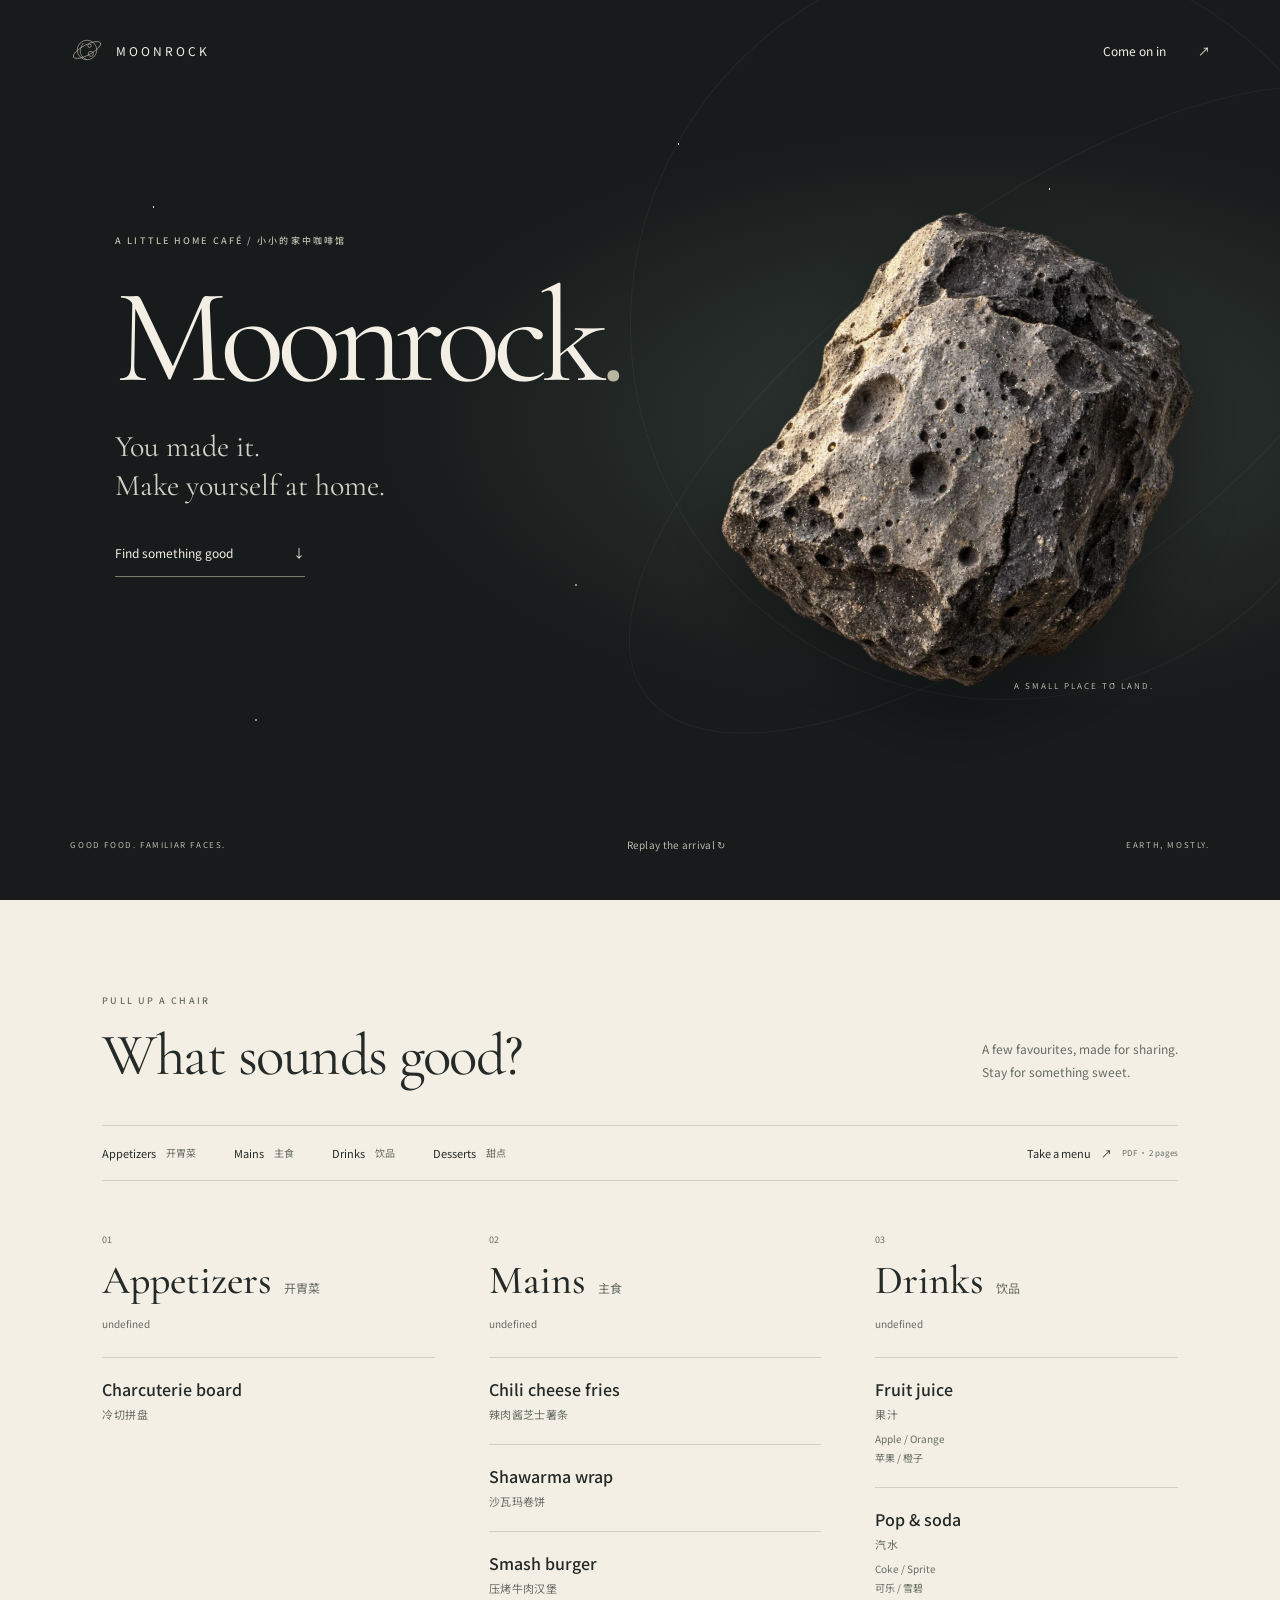
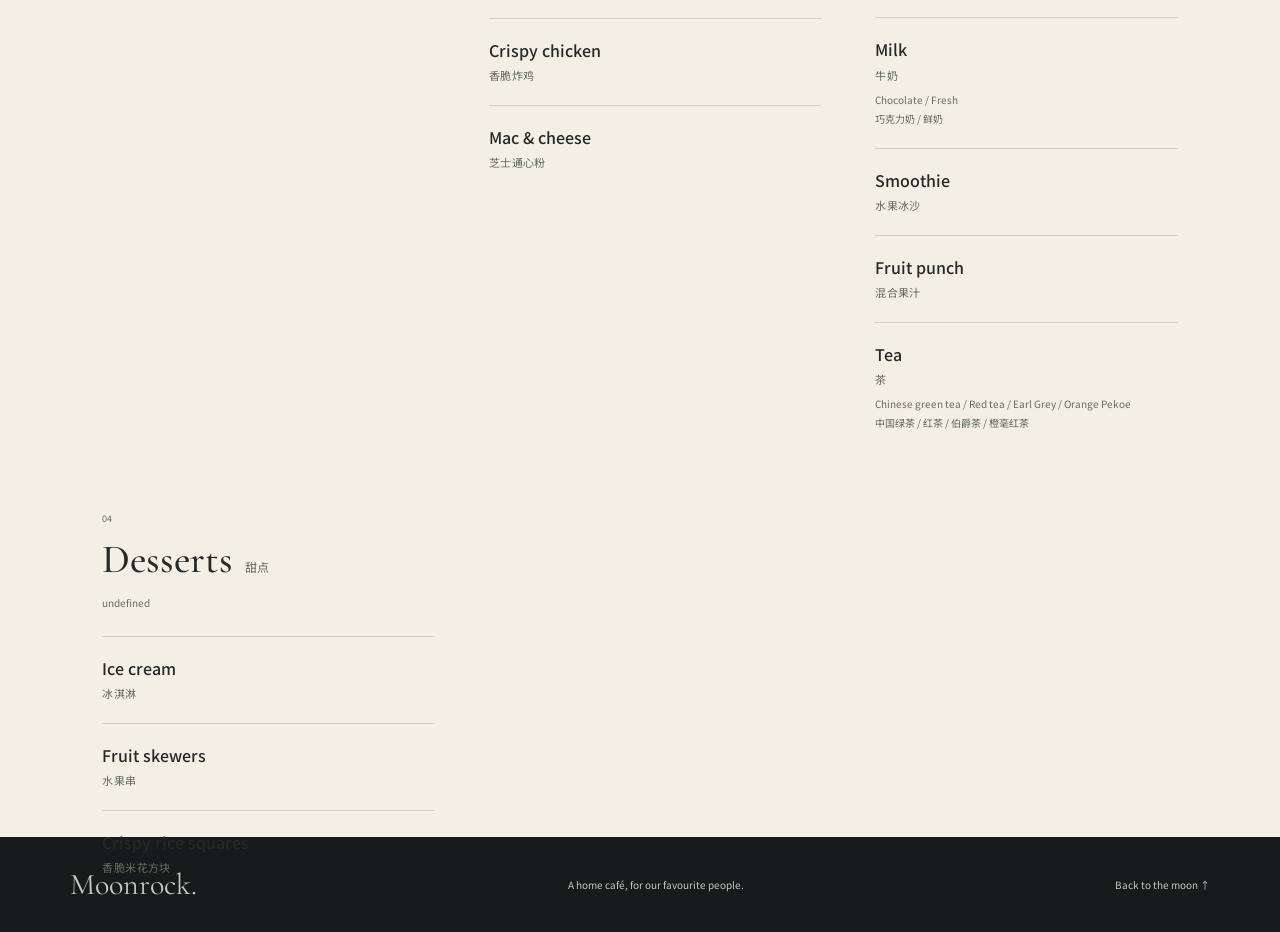
<file: index.html>
<!doctype html><html lang="en"><head><meta charset="utf-8"><meta name="viewport" content="width=device-width,initial-scale=1,viewport-fit=cover"><meta name="theme-color" content="#151c35"><meta name="description" content="Moonrock, a little home café for good company. Food, drinks, and something sweet."><title>Moonrock — a home café</title><link rel="icon" href="/assets/emblem.svg" type="image/svg+xml"><link rel="icon" type="image/png" sizes="32x32" href="/assets/app-icons/moonrock-32.png"><link rel="apple-touch-icon" href="/apple-touch-icon.png?v=20261107-2"><link rel="apple-touch-icon" sizes="152x152" href="/assets/app-icons/moonrock-152.png?v=20261107-2"><link rel="apple-touch-icon" sizes="167x167" href="/assets/app-icons/moonrock-167.png?v=20261107-2"><link rel="apple-touch-icon" sizes="180x180" href="/assets/app-icons/moonrock-180.png?v=20261107-2"><link rel="apple-touch-icon-precomposed" href="/apple-touch-icon.png?v=20261107-2"><link rel="manifest" href="/manifest.webmanifest"><meta name="apple-mobile-web-app-capable" content="yes"><meta name="apple-mobile-web-app-status-bar-style" content="black-translucent"><meta name="apple-mobile-web-app-title" content="Moonrock"><link rel="stylesheet" href="style.css"></head><body><a class="access-link" href="#menu">Skip to menu</a><header class="topbar"><a class="brand" href="#home" aria-label="Moonrock home"><img src="assets/emblem.svg" alt="" width="34" height="34">MOONROCK</a><a class="top-menu" href="#menu">Come on in <span aria-hidden="true">↗</span></a></header><main><section class="hero" id="home" aria-labelledby="hero-title"><div class="stars" aria-hidden="true"></div><div class="orbit orbit-one" aria-hidden="true"></div><div class="orbit orbit-two" aria-hidden="true"></div><div class="hero-copy"><p class="eyebrow">A LITTLE HOME CAFÉ / 小小的家中咖啡馆</p><h1 id="hero-title">Moonrock<span class="title-dot">.</span></h1><p class="welcome">You made it.<br>Make yourself at home.</p><a class="menu-link" href="#menu">Find something good <span aria-hidden="true">↓</span></a></div><div class="rock-wrap"><img class="hero-rock" src="assets/moonrock.webp" width="1024" height="1024" alt="A softly lit, textured silver-grey moon rock"><span class="rock-caption">A SMALL PLACE TO LAND.</span></div><div class="hero-foot"><span>GOOD FOOD. FAMILIAR FACES.</span><button id="replay" hidden type="button">Replay the arrival <span aria-hidden="true">↻</span></button><span class="hero-coordinate">EARTH, MOSTLY.</span></div></section><div class="menu-paper" id="menu"><div class="menu-intro"><div><p class="eyebrow">PULL UP A CHAIR</p><h2>What sounds good?</h2></div><p>A few favourites, made for sharing.<br>Stay for something sweet.</p></div><nav class="menu-nav" aria-label="Menu sections"><a href="#appetizers">Appetizers<span lang="zh-Hans">开胃菜</span></a><a href="#mains">Mains<span lang="zh-Hans">主食</span></a><a href="#drinks">Drinks<span lang="zh-Hans">饮品</span></a><a href="#desserts">Desserts<span lang="zh-Hans">甜点</span></a><a class="pdf-link" href="output/pdf/moonrock-menu.pdf" download>Take a menu <span aria-hidden="true">↗</span><span class="pdf-meta">PDF · 2 pages</span></a></nav><div class="menu-columns"><section class="menu-section" id="appetizers" aria-labelledby="appetizers-title"><header class="section-header"><span class="section-number">01</span><h2 id="appetizers-title">Appetizers<span lang="zh-Hans">开胃菜</span></h2><p>undefined</p></header><ul class="menu-items"><li><div class="item-name">Charcuterie board</div><div class="item-zh" lang="zh-Hans">冷切拼盘</div></li></ul></section><section class="menu-section" id="mains" aria-labelledby="mains-title"><header class="section-header"><span class="section-number">02</span><h2 id="mains-title">Mains<span lang="zh-Hans">主食</span></h2><p>undefined</p></header><ul class="menu-items"><li><div class="item-name">Chili cheese fries</div><div class="item-zh" lang="zh-Hans">辣肉酱芝士薯条</div></li><li><div class="item-name">Shawarma wrap</div><div class="item-zh" lang="zh-Hans">沙瓦玛卷饼</div></li><li><div class="item-name">Smash burger</div><div class="item-zh" lang="zh-Hans">压烤牛肉汉堡</div></li><li><div class="item-name">Crispy chicken</div><div class="item-zh" lang="zh-Hans">香脆炸鸡</div></li><li><div class="item-name">Mac &amp; cheese</div><div class="item-zh" lang="zh-Hans">芝士通心粉</div></li></ul></section><section class="menu-section" id="drinks" aria-labelledby="drinks-title"><header class="section-header"><span class="section-number">03</span><h2 id="drinks-title">Drinks<span lang="zh-Hans">饮品</span></h2><p>undefined</p></header><ul class="menu-items"><li><div class="item-name">Fruit juice</div><div class="item-zh" lang="zh-Hans">果汁</div><div class="options">Apple / Orange <span lang="zh-Hans">苹果 / 橙子</span></div></li><li><div class="item-name">Pop &amp; soda</div><div class="item-zh" lang="zh-Hans">汽水</div><div class="options">Coke / Sprite <span lang="zh-Hans">可乐 / 雪碧</span></div></li><li><div class="item-name">Milk</div><div class="item-zh" lang="zh-Hans">牛奶</div><div class="options">Chocolate / Fresh <span lang="zh-Hans">巧克力奶 / 鲜奶</span></div></li><li><div class="item-name">Smoothie</div><div class="item-zh" lang="zh-Hans">水果冰沙</div></li><li><div class="item-name">Fruit punch</div><div class="item-zh" lang="zh-Hans">混合果汁</div></li><li><div class="item-name">Tea</div><div class="item-zh" lang="zh-Hans">茶</div><div class="options">Chinese green tea / Red tea / Earl Grey / Orange Pekoe <span lang="zh-Hans">中国绿茶 / 红茶 / 伯爵茶 / 橙毫红茶</span></div></li></ul></section><section class="menu-section" id="desserts" aria-labelledby="desserts-title"><header class="section-header"><span class="section-number">04</span><h2 id="desserts-title">Desserts<span lang="zh-Hans">甜点</span></h2><p>undefined</p></header><ul class="menu-items"><li><div class="item-name">Ice cream</div><div class="item-zh" lang="zh-Hans">冰淇淋</div></li><li><div class="item-name">Fruit skewers</div><div class="item-zh" lang="zh-Hans">水果串</div></li><li><div class="item-name">Crispy rice squares</div><div class="item-zh" lang="zh-Hans">香脆米花方块</div></li></ul></section></div></div></main><footer class="site-footer"><span class="footer-wordmark">Moonrock.</span><span>A home café, for our favourite people.</span><a href="#home">Back to the moon ↑</a></footer><div id="arrival" class="arrival" hidden><div class="flight-stars" aria-hidden="true"></div><img class="arrival-rock" src="assets/moonrock.webp" width="1024" height="1024" alt=""><div class="arrival-title"><span class="eyebrow">A LITTLE CLOSER TO HOME</span><span>Moonrock.</span></div><a href="#menu" id="skip-arrival">Skip to menu <span aria-hidden="true">↗</span></a><span class="arrival-label" aria-hidden="true">ON OUR WAY</span></div><script src="app.js" defer></script></body></html>
</file>
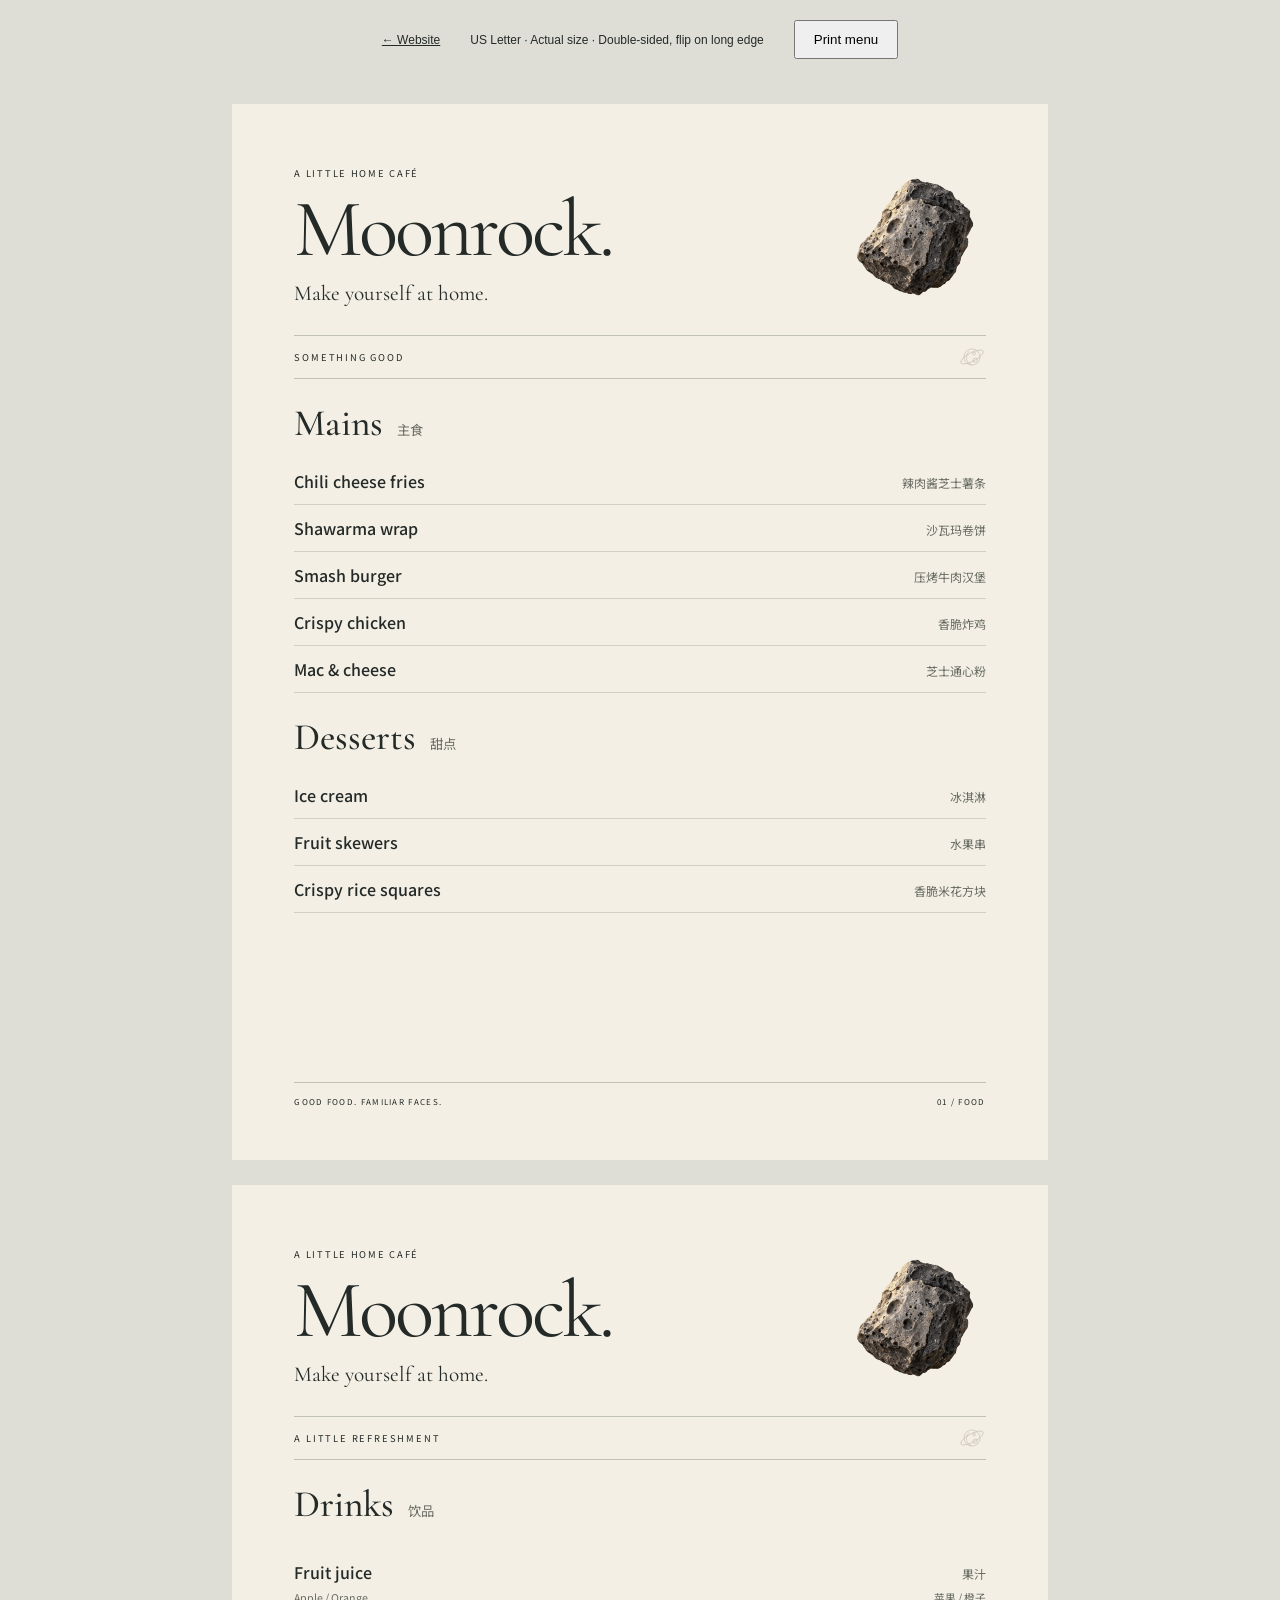
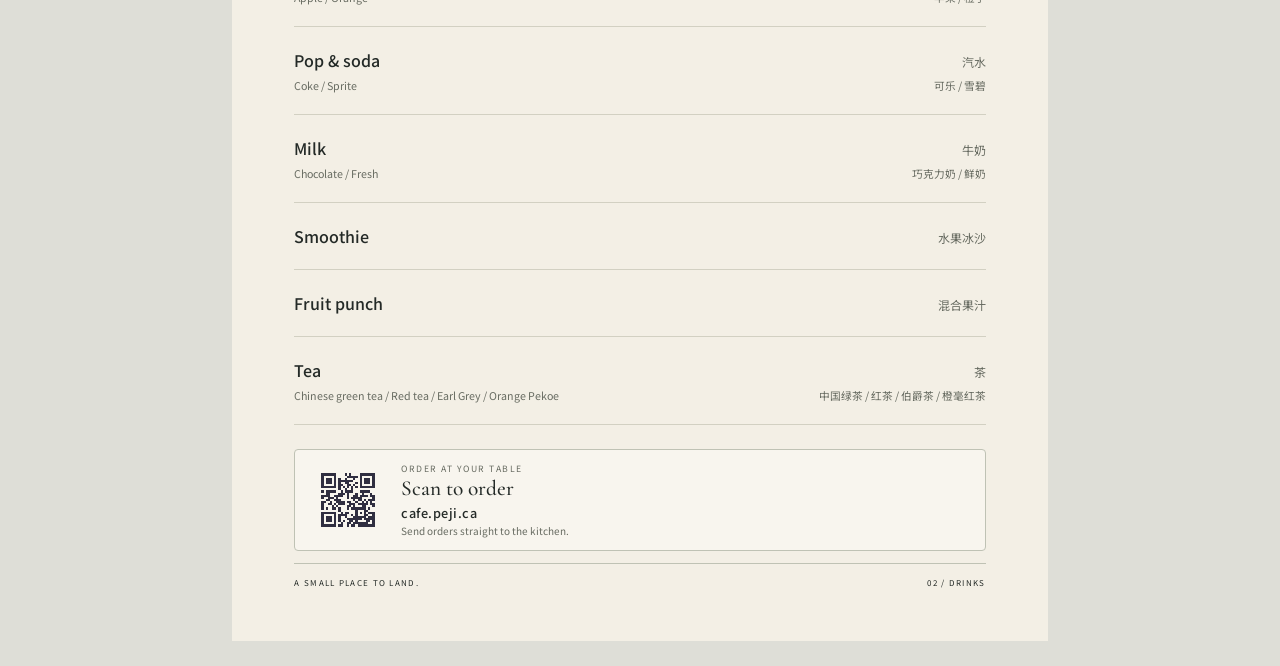
<file: print/menu.html>
<!doctype html><html lang="en"><head><meta charset="utf-8"><meta name="viewport" content="width=device-width,initial-scale=1"><meta name="theme-color" content="#171b1b"><meta name="description" content="Moonrock, a little home café for good company. Food, drinks, and something sweet."><title>Moonrock — printable menu</title><link rel="icon" href="../assets/emblem.svg" type="image/svg+xml"><link rel="stylesheet" href="menu.css"></head><body><div class="print-toolbar"><a href="../index.html">← Website</a><span>US Letter · Actual size · Double-sided, flip on long edge</span><button onclick="window.print()">Print menu</button></div><main><article class="sheet"><header class="print-header"><div><p class="eyebrow">A LITTLE HOME CAFÉ</p><h1>Moonrock.</h1><p class="print-subtitle">Make yourself at home.</p></div><img src="../assets/moonrock.webp" width="130" height="130" alt="Moon rock"></header><div class="print-rule"><span>SOMETHING GOOD</span><img src="../assets/emblem.svg" alt="" width="28" height="28"></div><section class="print-section"><h2>Mains<span lang="zh-Hans">主食</span></h2><ul><li><div class="item-name">Chili cheese fries</div><div class="item-zh" lang="zh-Hans">辣肉酱芝士薯条</div></li><li><div class="item-name">Shawarma wrap</div><div class="item-zh" lang="zh-Hans">沙瓦玛卷饼</div></li><li><div class="item-name">Smash burger</div><div class="item-zh" lang="zh-Hans">压烤牛肉汉堡</div></li><li><div class="item-name">Crispy chicken</div><div class="item-zh" lang="zh-Hans">香脆炸鸡</div></li><li><div class="item-name">Mac &amp; cheese</div><div class="item-zh" lang="zh-Hans">芝士通心粉</div></li></ul></section><section class="print-section"><h2>Desserts<span lang="zh-Hans">甜点</span></h2><ul><li><div class="item-name">Ice cream</div><div class="item-zh" lang="zh-Hans">冰淇淋</div></li><li><div class="item-name">Fruit skewers</div><div class="item-zh" lang="zh-Hans">水果串</div></li><li><div class="item-name">Crispy rice squares</div><div class="item-zh" lang="zh-Hans">香脆米花方块</div></li></ul></section><footer><span>GOOD FOOD. FAMILIAR FACES.</span><span>01 / FOOD</span></footer></article><article class="sheet"><header class="print-header"><div><p class="eyebrow">A LITTLE HOME CAFÉ</p><h1>Moonrock.</h1><p class="print-subtitle">Make yourself at home.</p></div><img src="../assets/moonrock.webp" width="130" height="130" alt="Moon rock"></header><div class="print-rule"><span>A LITTLE REFRESHMENT</span><img src="../assets/emblem.svg" alt="" width="28" height="28"></div><section class="print-section"><h2>Drinks<span lang="zh-Hans">饮品</span></h2><ul><li><div class="item-name">Fruit juice</div><div class="item-zh" lang="zh-Hans">果汁</div><div class="options">Apple / Orange <span lang="zh-Hans">苹果 / 橙子</span></div></li><li><div class="item-name">Pop &amp; soda</div><div class="item-zh" lang="zh-Hans">汽水</div><div class="options">Coke / Sprite <span lang="zh-Hans">可乐 / 雪碧</span></div></li><li><div class="item-name">Milk</div><div class="item-zh" lang="zh-Hans">牛奶</div><div class="options">Chocolate / Fresh <span lang="zh-Hans">巧克力奶 / 鲜奶</span></div></li><li><div class="item-name">Smoothie</div><div class="item-zh" lang="zh-Hans">水果冰沙</div></li><li><div class="item-name">Fruit punch</div><div class="item-zh" lang="zh-Hans">混合果汁</div></li><li><div class="item-name">Tea</div><div class="item-zh" lang="zh-Hans">茶</div><div class="options">Chinese green tea / Red tea / Earl Grey / Orange Pekoe <span lang="zh-Hans">中国绿茶 / 红茶 / 伯爵茶 / 橙毫红茶</span></div></li></ul></section><div class="print-order"><img src="../assets/qr.svg" class="print-qr" width="64" height="64" alt="QR code to cafe.peji.ca"><div class="print-order-copy"><p class="order-heading">ORDER AT YOUR TABLE</p><div class="order-title">Scan to order</div><div class="order-url">cafe.peji.ca</div><p class="order-desc">Send orders straight to the kitchen.</p></div></div><footer><span>A SMALL PLACE TO LAND.</span><span>02 / DRINKS</span></footer></article></main></body></html>
</file>
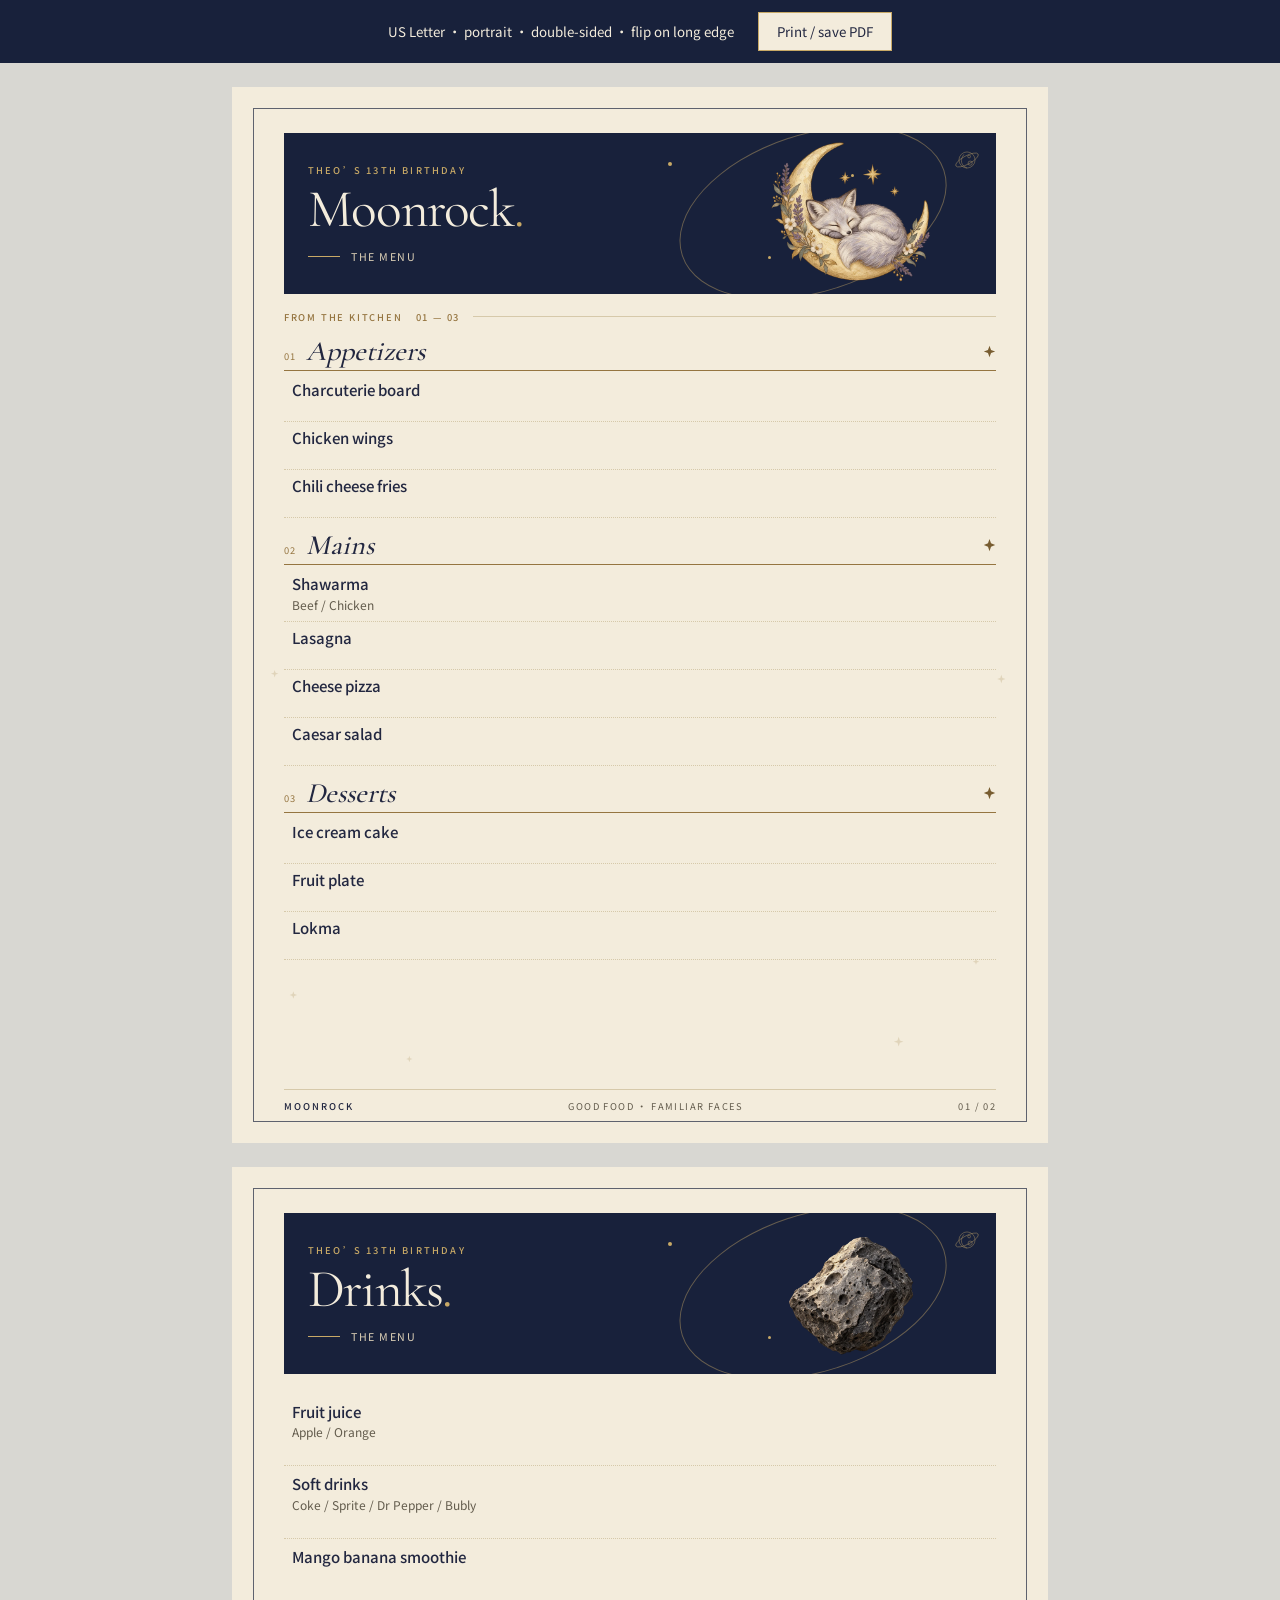
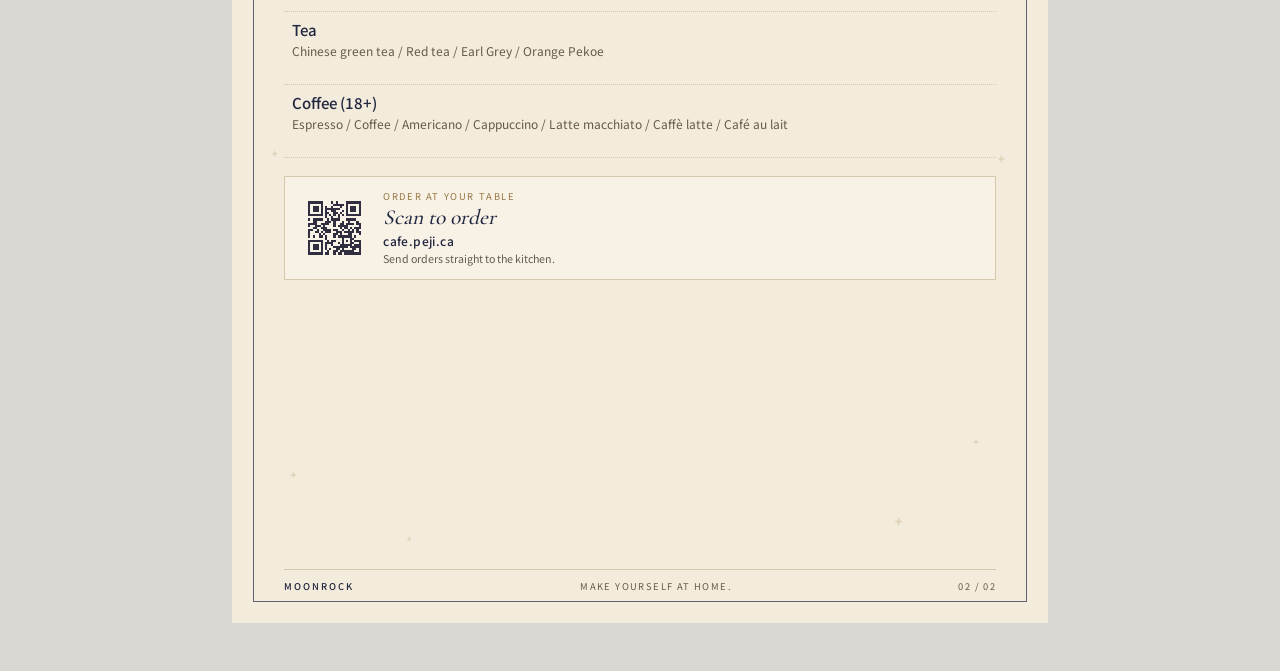
<file: print/staples-letter-portrait.html>
<!doctype html>
<html lang="en"><head><meta charset="utf-8"><meta name="viewport" content="width=device-width,initial-scale=1"><meta name="description" content="Moonrock, the menu for Theo’s 13th birthday."><title>Moonrock — Theo’s 13th Birthday Menu</title><link rel="icon" href="../assets/emblem.svg" type="image/svg+xml"><link rel="stylesheet" href="staples-letter-portrait.css"></head>
<body><div class="toolbar"><span>US Letter · portrait · double-sided · flip on long edge</span><button type="button" onclick="window.print()">Print / save PDF</button></div><main>
<article class="sheet food-side" aria-label="Food menu, front">
  <div class="hero"><p class="star-dot one"></p><p class="star-dot two"></p><p class="star-dot three"></p><div class="hero-copy"><p class="eyebrow">THEO’S 13TH BIRTHDAY</p><h1>Moonrock<span>.</span></h1><p class="descriptor">The menu</p></div><img class="hero-art" src="../assets/storybook.webp" alt="Silver fox resting on a crescent moon"><img class="hero-mark" src="../assets/emblem.svg" alt=""></div>
  <div class="section-label"><span>From the kitchen</span><span>01 — 03</span></div>
  <div class="food-grid"><section class="menu-section"><header class="section-head"><span class="section-number">01</span><h2>Appetizers</h2><img class="section-orbit" src="../assets/section-sparkle.svg" alt=""></header><ul class="menu-list"><li class="menu-item"><div class="item-name">Charcuterie board</div></li><li class="menu-item"><div class="item-name">Chicken wings</div></li><li class="menu-item"><div class="item-name">Chili cheese fries</div></li></ul></section><section class="menu-section"><header class="section-head"><span class="section-number">02</span><h2>Mains</h2><img class="section-orbit" src="../assets/section-sparkle.svg" alt=""></header><ul class="menu-list"><li class="menu-item"><div class="item-name">Shawarma</div><div class="choices">Beef / Chicken</div></li><li class="menu-item"><div class="item-name">Lasagna</div></li><li class="menu-item"><div class="item-name">Cheese pizza</div></li><li class="menu-item"><div class="item-name">Caesar salad</div></li></ul></section><section class="menu-section"><header class="section-head"><span class="section-number">03</span><h2>Desserts</h2><img class="section-orbit" src="../assets/section-sparkle.svg" alt=""></header><ul class="menu-list"><li class="menu-item"><div class="item-name">Ice cream cake</div></li><li class="menu-item"><div class="item-name">Fruit plate</div></li><li class="menu-item"><div class="item-name">Lokma</div></li></ul></section></div>
  <footer class="front-footer"><span class="brand-mini">MOONROCK</span><span>GOOD FOOD · FAMILIAR FACES</span><span>01 / 02</span></footer>
</article>
<article class="sheet drinks-side" aria-label="Drinks menu, reverse">
  <div class="hero drinks-hero"><p class="star-dot one"></p><p class="star-dot two"></p><p class="star-dot three"></p><div class="hero-copy"><p class="eyebrow">THEO’S 13TH BIRTHDAY</p><h1>Drinks<span>.</span></h1><p class="descriptor">The menu</p></div><img class="hero-art" src="../assets/moonrock.webp" alt="Textured moonrock asteroid"><img class="hero-mark" src="../assets/emblem.svg" alt=""></div>
  <div class="drinks-body"><section class="drink-column all-drinks" aria-label="Drinks menu"><ul class="menu-list"><li class="drink-item"><div class="item-name">Fruit juice</div><div class="choices">Apple / Orange</div></li><li class="drink-item"><div class="item-name">Soft drinks</div><div class="choices">Coke / Sprite / Dr Pepper / Bubly</div></li><li class="drink-item"><div class="item-name">Mango banana smoothie</div></li><li class="drink-item"><div class="item-name">Tea</div><div class="choices">Chinese green tea / Red tea / Earl Grey / Orange Pekoe</div></li><li class="coffee-card"><div class="item-name">Coffee (18+)</div><div class="choices">Espresso / Coffee / Americano / Cappuccino / Latte macchiato / Caffè latte / Café au lait</div></li></ul><div class="qr-card"><img src="../assets/qr.svg" alt="QR code for cafe.peji.ca"><div><p class="qr-label">Order at your table</p><p class="qr-title">Scan to order</p><p class="qr-url">cafe.peji.ca</p><p class="qr-desc">Send orders straight to the kitchen.</p></div></div></section></div>
  <footer class="back-footer"><span class="brand-mini">MOONROCK</span><span class="center-note">Make yourself at home.</span><span>02 / 02</span></footer>
</article>
</main></body></html>
</file>
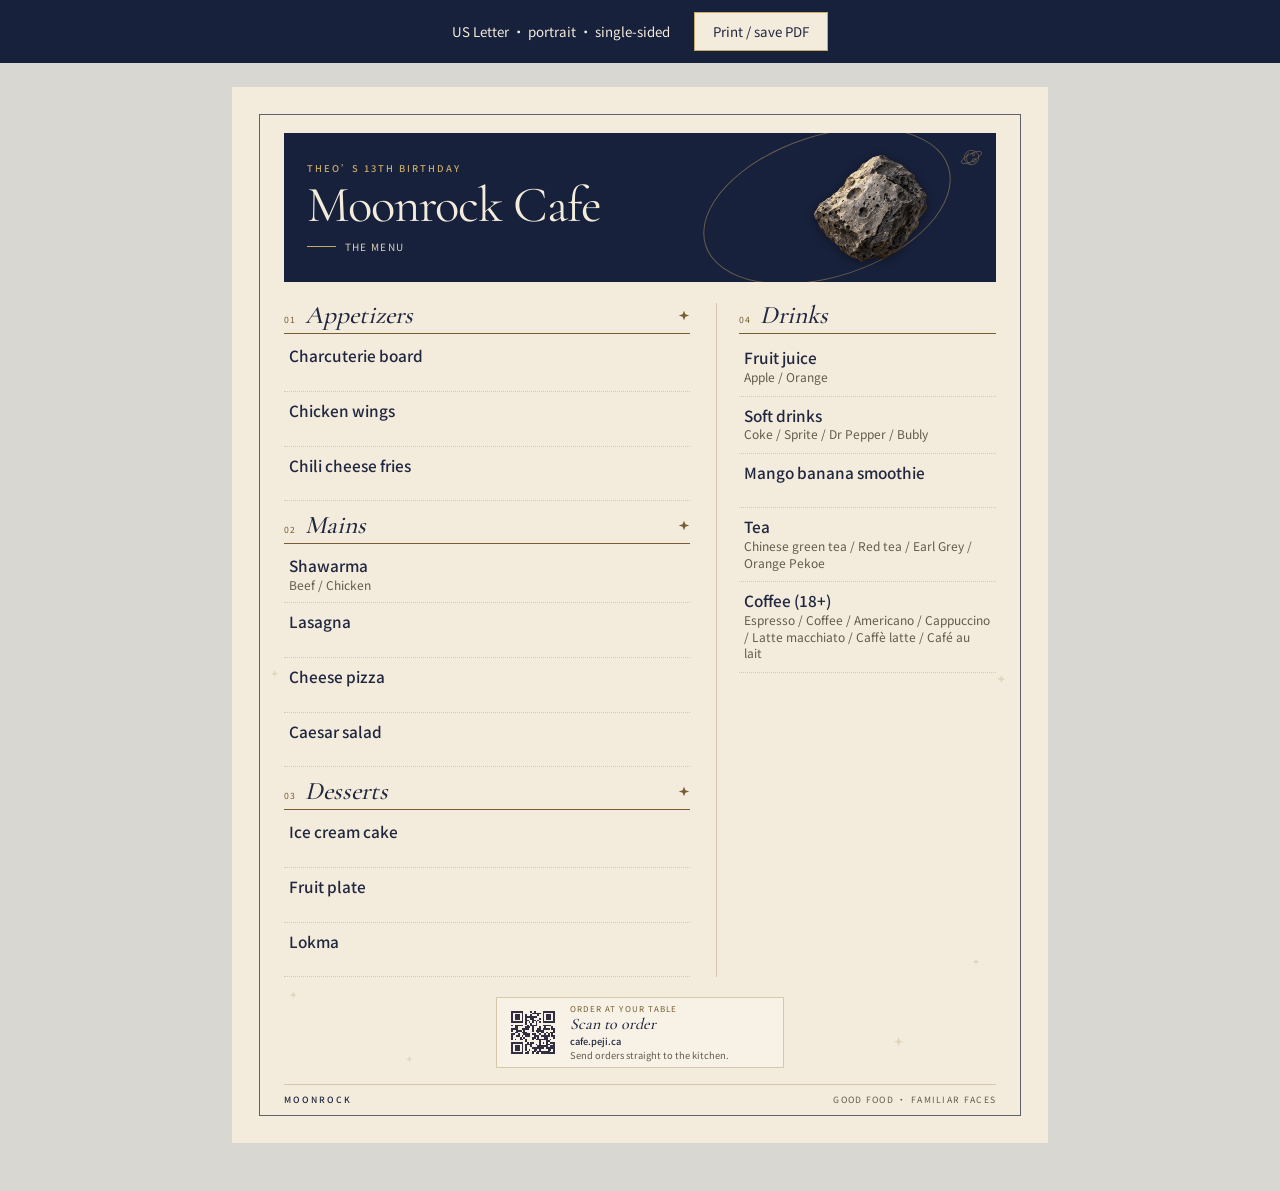
<file: print/staples-single-side.html>
<!doctype html><html lang="en"><head><meta charset="utf-8"><meta name="viewport" content="width=device-width,initial-scale=1"><title>Moonrock — Theo’s 13th Birthday Menu</title><link rel="stylesheet" href="staples-single-side.css"></head><body><div class="toolbar"><span>US Letter · portrait · single-sided</span><button onclick="window.print()">Print / save PDF</button></div><main><article class="sheet"><header class="hero"><p class="star-dot one"></p><p class="star-dot two"></p><p class="star-dot three"></p><div class="hero-copy"><p class="eyebrow">THEO’S 13TH BIRTHDAY</p><h1>Moonrock Cafe</h1><p class="descriptor">The menu</p></div><img class="hero-art" src="../assets/moonrock.webp" alt="Textured lunar asteroid"><img class="hero-mark" src="../assets/emblem.svg" alt=""></header><div class="columns"><div class="food-column"><section class="menu-section"><header class="section-head"><span class="section-number">01</span><h2>Appetizers</h2><img class="section-orbit" src="../assets/section-sparkle.svg" alt=""></header><ul class="menu-list"><li class="menu-item"><div class="item-name">Charcuterie board</div></li><li class="menu-item"><div class="item-name">Chicken wings</div></li><li class="menu-item"><div class="item-name">Chili cheese fries</div></li></ul></section><section class="menu-section"><header class="section-head"><span class="section-number">02</span><h2>Mains</h2><img class="section-orbit" src="../assets/section-sparkle.svg" alt=""></header><ul class="menu-list"><li class="menu-item"><div class="item-name">Shawarma</div><div class="choices">Beef / Chicken</div></li><li class="menu-item"><div class="item-name">Lasagna</div></li><li class="menu-item"><div class="item-name">Cheese pizza</div></li><li class="menu-item"><div class="item-name">Caesar salad</div></li></ul></section><section class="menu-section"><header class="section-head"><span class="section-number">03</span><h2>Desserts</h2><img class="section-orbit" src="../assets/section-sparkle.svg" alt=""></header><ul class="menu-list"><li class="menu-item"><div class="item-name">Ice cream cake</div></li><li class="menu-item"><div class="item-name">Fruit plate</div></li><li class="menu-item"><div class="item-name">Lokma</div></li></ul></section></div><aside class="drink-column"><header class="drink-head"><span class="section-number">04</span><h2>Drinks</h2></header><ul class="menu-list"><li class="drink-item"><div class="item-name">Fruit juice</div><div class="choices">Apple / Orange</div></li><li class="drink-item"><div class="item-name">Soft drinks</div><div class="choices">Coke / Sprite / Dr Pepper / Bubly</div></li><li class="drink-item"><div class="item-name">Mango banana smoothie</div></li><li class="drink-item"><div class="item-name">Tea</div><div class="choices">Chinese green tea / Red tea / Earl Grey / Orange Pekoe</div></li><li class="drink-item"><div class="item-name">Coffee (18+)</div><div class="choices">Espresso / Coffee / Americano / Cappuccino / Latte macchiato / Caffè latte / Café au lait</div></li></ul></aside></div><div class="qr-card"><img src="../assets/qr.svg" alt="QR code for cafe.peji.ca"><div><p class="qr-label">Order at your table</p><p class="qr-title">Scan to order</p><p class="qr-url">cafe.peji.ca</p><p class="qr-desc">Send orders straight to the kitchen.</p></div></div><footer class="footer"><span class="brand-mini">MOONROCK</span><span>GOOD FOOD · FAMILIAR FACES</span></footer></article></main></body></html>
</file>
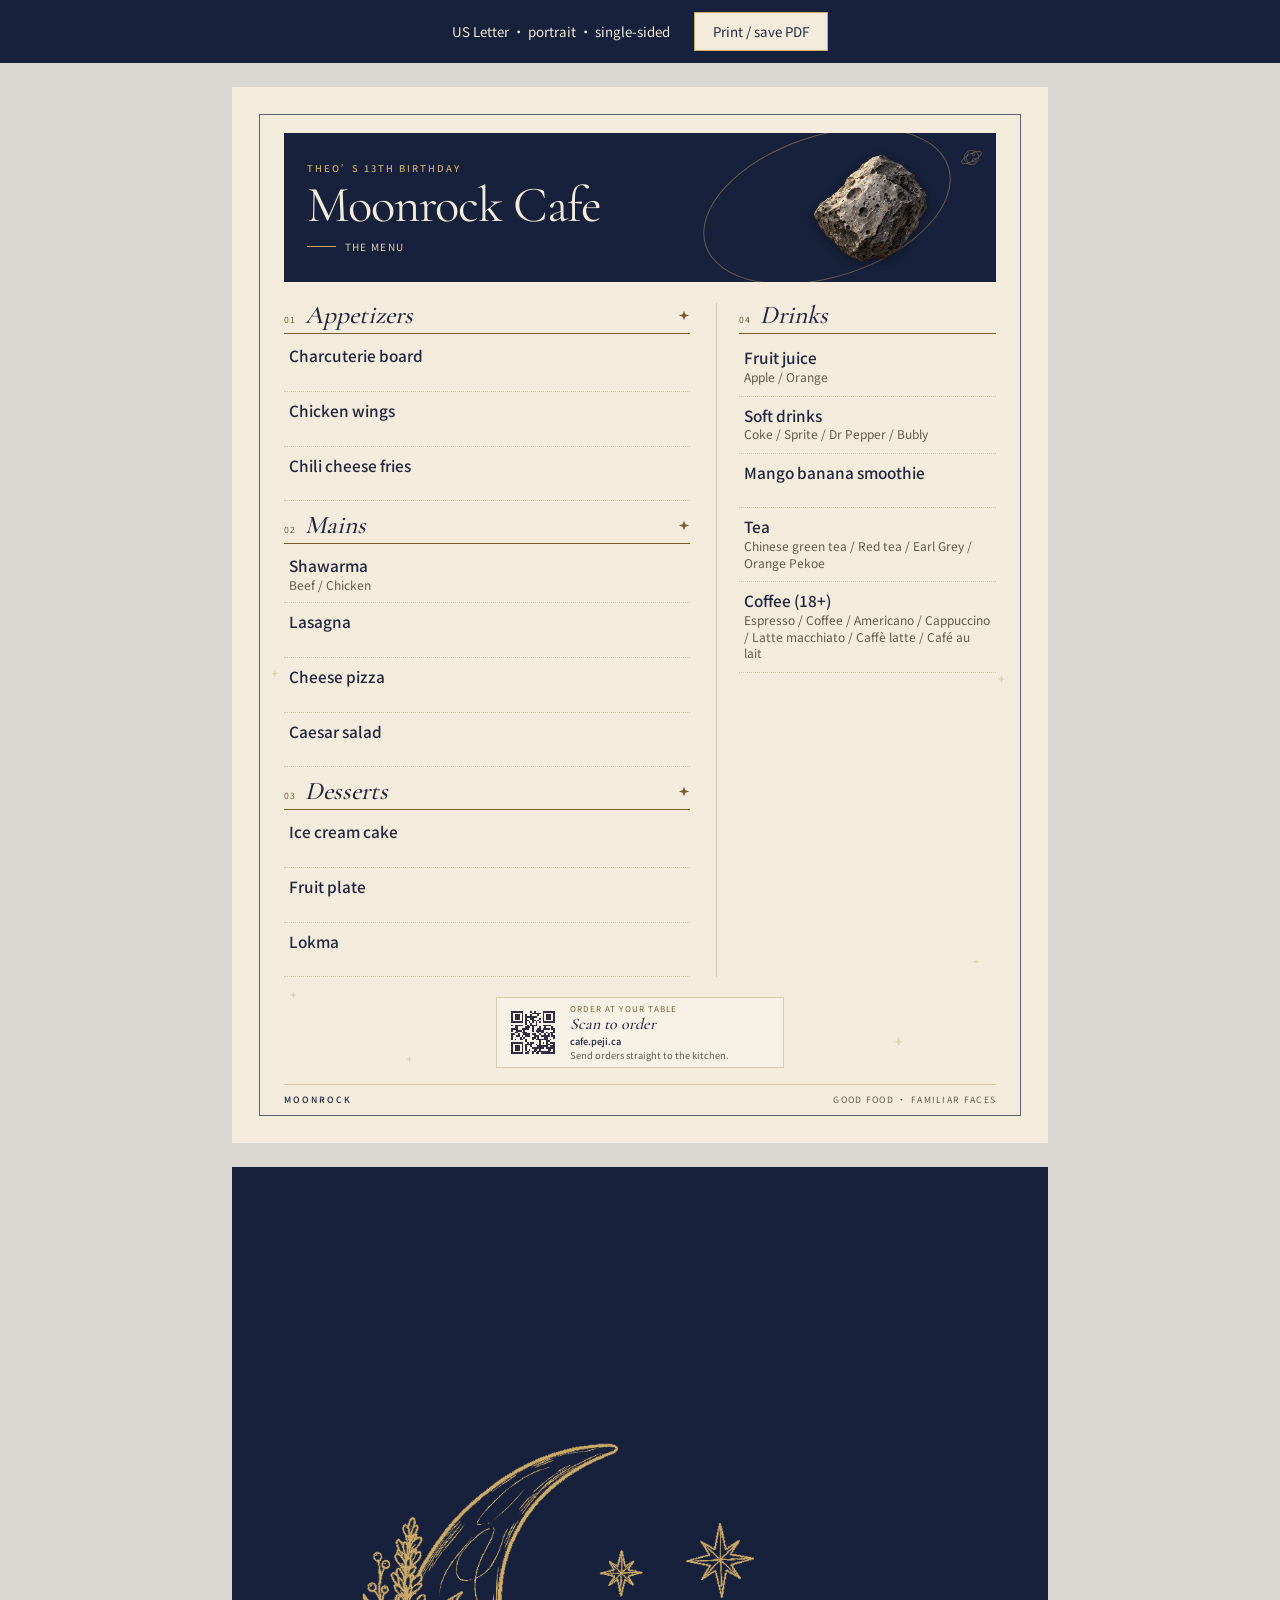
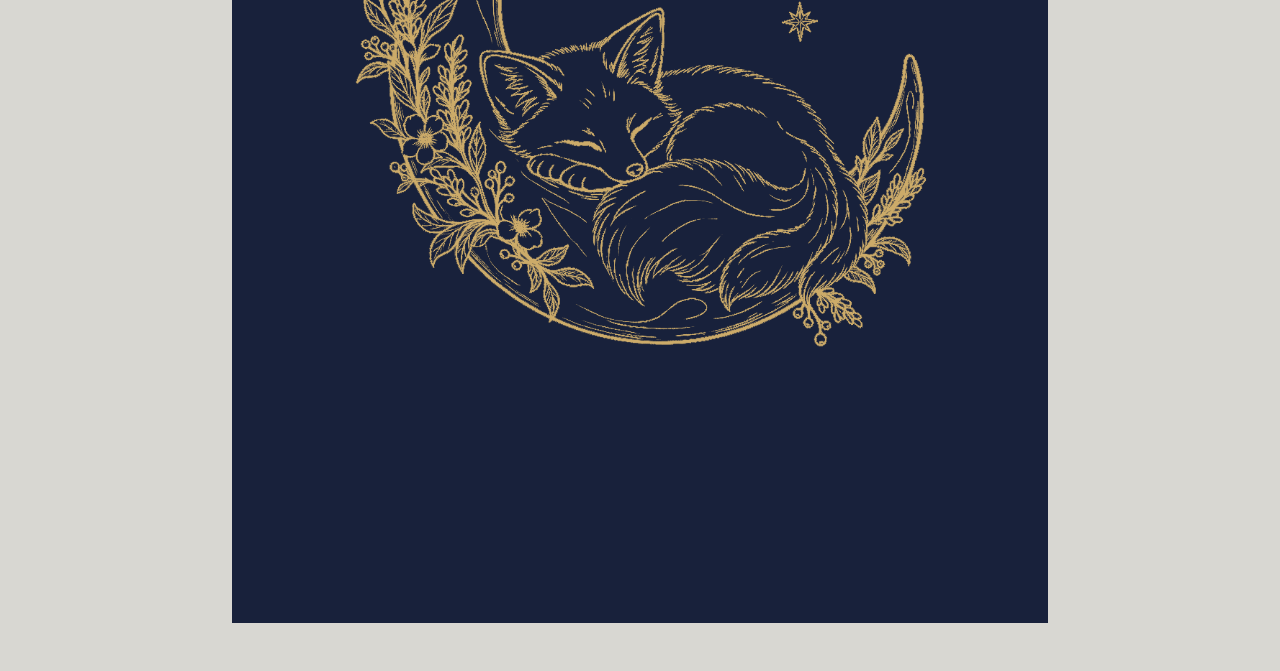
<file: print/staples-two-page-mockup.html>
<!doctype html><html lang="en"><head><meta charset="utf-8"><meta name="viewport" content="width=device-width,initial-scale=1"><title>Moonrock — Theo’s 13th Birthday Menu</title><link rel="stylesheet" href="staples-single-side.css"><link rel="stylesheet" href="staples-cover.css"></head><body><div class="toolbar"><span>US Letter · portrait · single-sided</span><button onclick="window.print()">Print / save PDF</button></div><main><article class="sheet"><header class="hero"><p class="star-dot one"></p><p class="star-dot two"></p><p class="star-dot three"></p><div class="hero-copy"><p class="eyebrow">THEO’S 13TH BIRTHDAY</p><h1>Moonrock Cafe</h1><p class="descriptor">The menu</p></div><img class="hero-art" src="../assets/moonrock.webp" alt="Textured lunar asteroid"><img class="hero-mark" src="../assets/emblem.svg" alt=""></header><div class="columns"><div class="food-column"><section class="menu-section"><header class="section-head"><span class="section-number">01</span><h2>Appetizers</h2><img class="section-orbit" src="../assets/section-sparkle.svg" alt=""></header><ul class="menu-list"><li class="menu-item"><div class="item-name">Charcuterie board</div></li><li class="menu-item"><div class="item-name">Chicken wings</div></li><li class="menu-item"><div class="item-name">Chili cheese fries</div></li></ul></section><section class="menu-section"><header class="section-head"><span class="section-number">02</span><h2>Mains</h2><img class="section-orbit" src="../assets/section-sparkle.svg" alt=""></header><ul class="menu-list"><li class="menu-item"><div class="item-name">Shawarma</div><div class="choices">Beef / Chicken</div></li><li class="menu-item"><div class="item-name">Lasagna</div></li><li class="menu-item"><div class="item-name">Cheese pizza</div></li><li class="menu-item"><div class="item-name">Caesar salad</div></li></ul></section><section class="menu-section"><header class="section-head"><span class="section-number">03</span><h2>Desserts</h2><img class="section-orbit" src="../assets/section-sparkle.svg" alt=""></header><ul class="menu-list"><li class="menu-item"><div class="item-name">Ice cream cake</div></li><li class="menu-item"><div class="item-name">Fruit plate</div></li><li class="menu-item"><div class="item-name">Lokma</div></li></ul></section></div><aside class="drink-column"><header class="drink-head"><span class="section-number">04</span><h2>Drinks</h2></header><ul class="menu-list"><li class="drink-item"><div class="item-name">Fruit juice</div><div class="choices">Apple / Orange</div></li><li class="drink-item"><div class="item-name">Soft drinks</div><div class="choices">Coke / Sprite / Dr Pepper / Bubly</div></li><li class="drink-item"><div class="item-name">Mango banana smoothie</div></li><li class="drink-item"><div class="item-name">Tea</div><div class="choices">Chinese green tea / Red tea / Earl Grey / Orange Pekoe</div></li><li class="drink-item"><div class="item-name">Coffee (18+)</div><div class="choices">Espresso / Coffee / Americano / Cappuccino / Latte macchiato / Caffè latte / Café au lait</div></li></ul></aside></div><div class="qr-card"><img src="../assets/qr.svg" alt="QR code for cafe.peji.ca"><div><p class="qr-label">Order at your table</p><p class="qr-title">Scan to order</p><p class="qr-url">cafe.peji.ca</p><p class="qr-desc">Send orders straight to the kitchen.</p></div></div><footer class="footer"><span class="brand-mini">MOONROCK</span><span>GOOD FOOD · FAMILIAR FACES</span></footer></article><article class="sheet back-cover"><div class="cover-lockup"><img src="../assets/fox-moon-gold-outline.png" alt="Gold line illustration of a sleeping fox curled on the moon"></div></article></main></body></html>
</file>
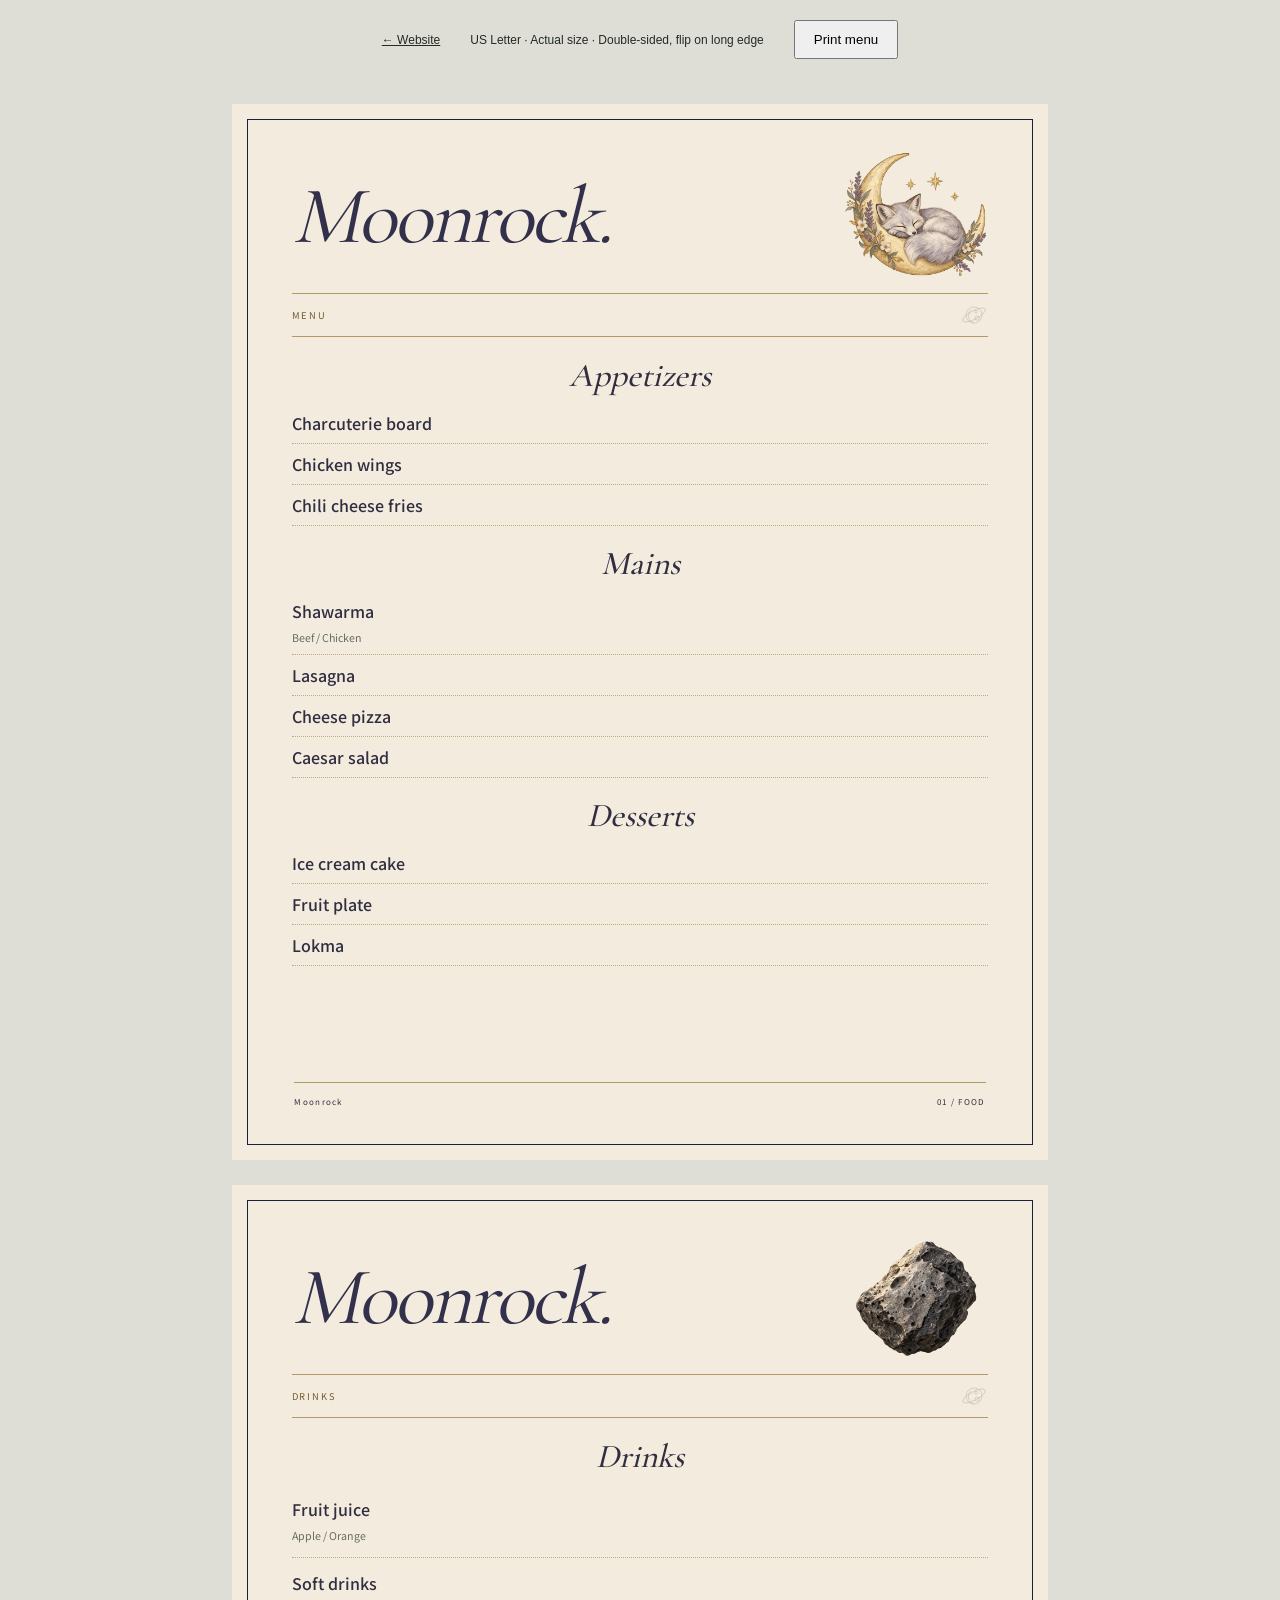
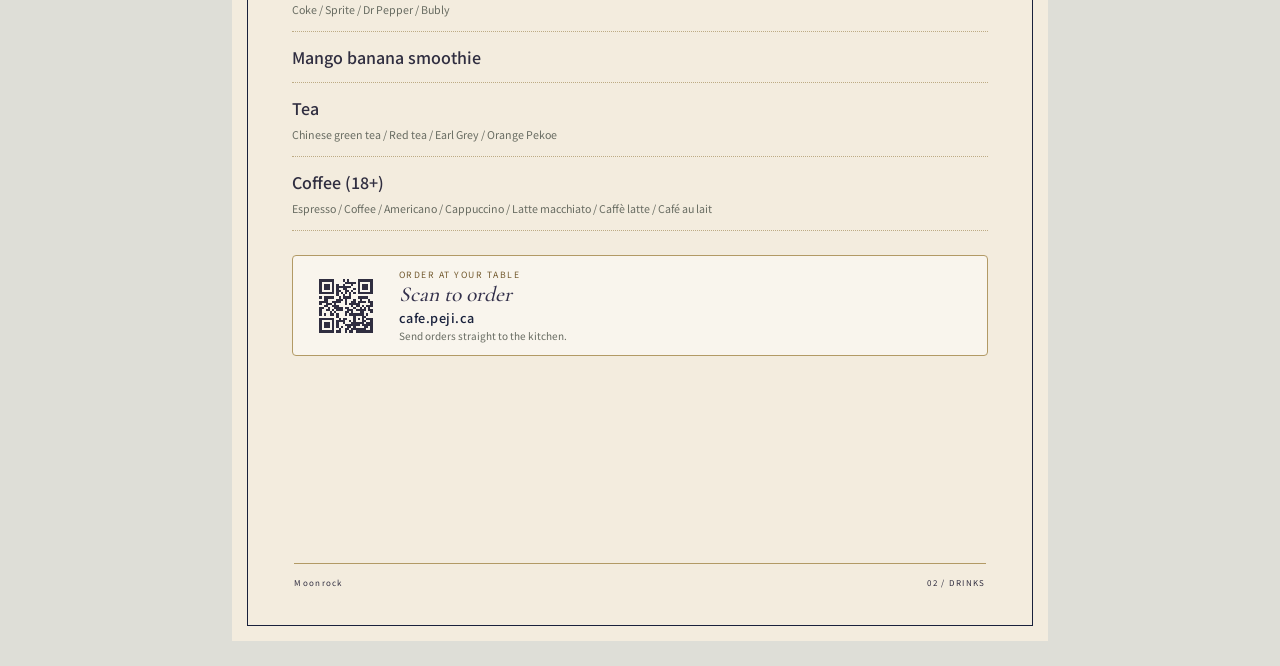
<file: print/storybook.html>
<!doctype html><html lang="en"><head><meta charset="utf-8"><meta name="viewport" content="width=device-width,initial-scale=1,viewport-fit=cover"><meta name="theme-color" content="#171b1b"><meta name="description" content="Moonrock, a little home café for good company. Food, drinks, and something sweet."><title>Moonrock — printable menu</title><link rel="icon" href="../assets/emblem.svg" type="image/svg+xml"><link rel="stylesheet" href="menu.css"><link rel="stylesheet" href="storybook.css?v=20261104-1"></head><body><div class="print-toolbar"><a href="../storybook.html">← Website</a><span>US Letter · Actual size · Double-sided, flip on long edge</span><button onclick="window.print()">Print menu</button></div><main><article class="sheet"><header class="print-header"><div><h1>Moonrock.</h1></div><img src="../assets/storybook.webp" width="130" height="130" alt="Moonrock on the crescent moon"></header><div class="print-rule"><span>MENU</span><img src="../assets/emblem.svg" alt="" width="28" height="28"></div><section class="print-section"><h2>Appetizers</h2><ul><li><div class="item-name">Charcuterie board</div></li><li><div class="item-name">Chicken wings</div></li><li><div class="item-name">Chili cheese fries</div></li></ul></section><section class="print-section"><h2>Mains</h2><ul><li><div class="item-name">Shawarma</div><div class="options">Beef / Chicken</div></li><li><div class="item-name">Lasagna</div></li><li><div class="item-name">Cheese pizza</div></li><li><div class="item-name">Caesar salad</div></li></ul></section><section class="print-section"><h2>Desserts</h2><ul><li><div class="item-name">Ice cream cake</div></li><li><div class="item-name">Fruit plate</div></li><li><div class="item-name">Lokma</div></li></ul></section><footer><span>Moonrock</span><span>01 / FOOD</span></footer></article><article class="sheet"><header class="print-header"><div><h1>Moonrock.</h1></div><img src="../assets/moonrock.webp" width="130" height="130" alt="A textured moonrock asteroid"></header><div class="print-rule"><span>DRINKS</span><img src="../assets/emblem.svg" alt="" width="28" height="28"></div><section class="print-section"><h2>Drinks</h2><ul><li><div class="item-name">Fruit juice</div><div class="options">Apple / Orange</div></li><li><div class="item-name">Soft drinks</div><div class="options">Coke / Sprite / Dr Pepper / Bubly</div></li><li><div class="item-name">Mango banana smoothie</div></li><li><div class="item-name">Tea</div><div class="options">Chinese green tea / Red tea / Earl Grey / Orange Pekoe</div></li><li><div class="item-name">Coffee (18+)</div><div class="options">Espresso / Coffee / Americano / Cappuccino / Latte macchiato / Caffè latte / Café au lait</div></li></ul></section><div class="print-order"><img src="../assets/qr.svg" class="print-qr" width="70" height="70" alt="QR code to cafe.peji.ca"><div class="print-order-copy"><p class="order-heading">ORDER AT YOUR TABLE</p><div class="order-title">Scan to order</div><div class="order-url">cafe.peji.ca</div><p class="order-desc">Send orders straight to the kitchen.</p></div></div><footer><span>Moonrock</span><span>02 / DRINKS</span></footer></article></main></body></html>
</file>
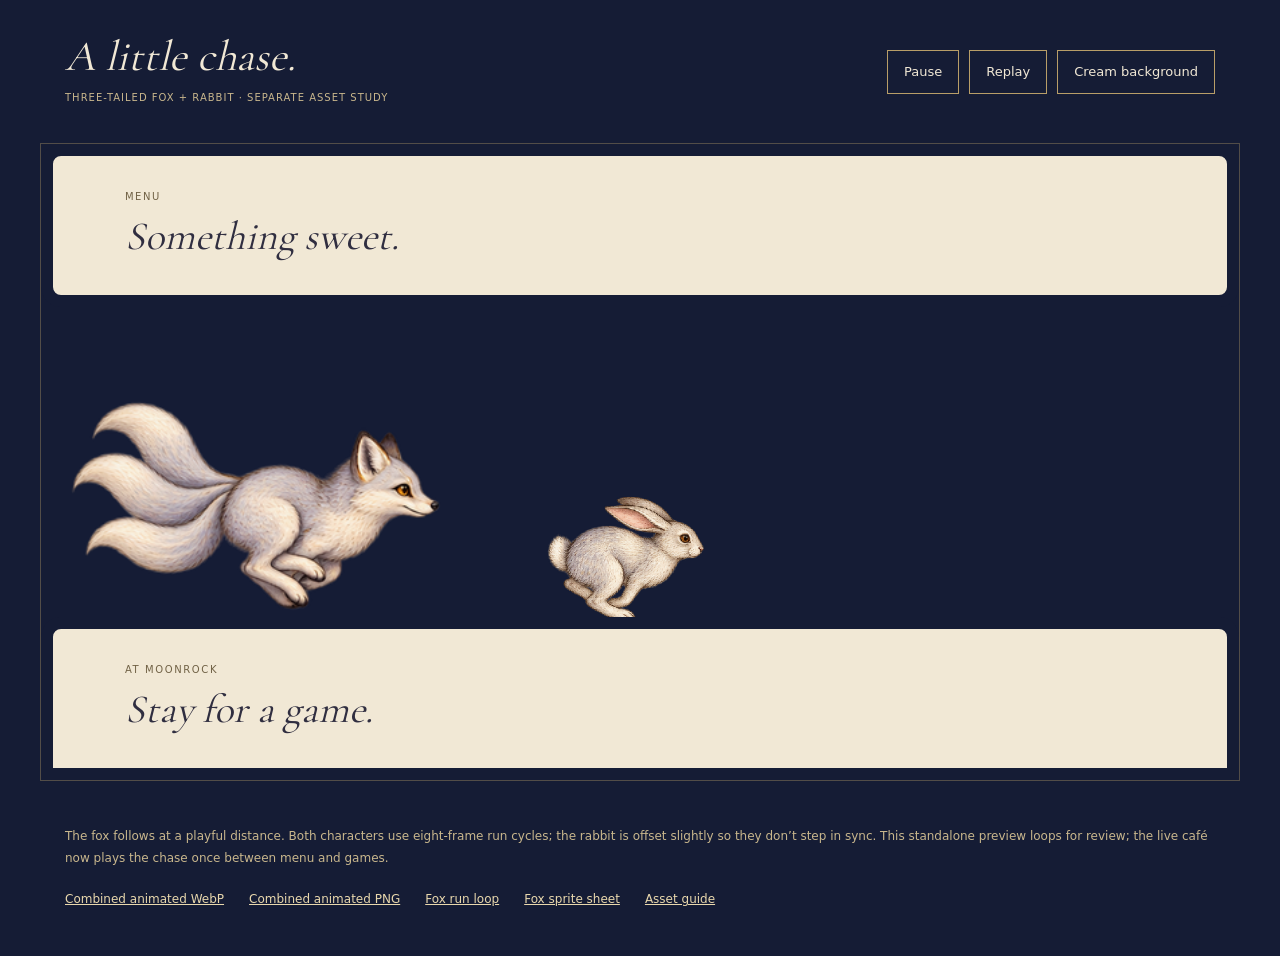
<file: assets/chase/preview.html>
<!doctype html><html lang="en"><head><meta charset="utf-8"><meta name="viewport" content="width=device-width,initial-scale=1"><title>Moonrock — Fox & rabbit chase</title><style>
@font-face{font-family:Story;src:url('../fonts/cormorant.woff2')}*{box-sizing:border-box}body{background:#151c35;color:#f1e8d5;margin:0;font:13px system-ui,sans-serif}header{max-width:1200px;margin:auto;padding:30px 25px;display:flex;justify-content:space-between;align-items:center;gap:25px}h1{font:italic 43px Story,Georgia,serif;margin:0}header p{color:#c9b78d;font-size:10px;letter-spacing:1px}.controls{display:flex;gap:10px;flex-wrap:wrap}button{font:inherit;background:transparent;color:inherit;border:1px solid #b89e68;min-height:44px;padding:10px 16px;cursor:pointer}main{max-width:1200px;margin:0 auto 45px;border:1px solid #b89e6860}.paper{background:#f1e8d5;color:#302e40;border:12px solid #151c35;padding:25px 6%}.paper:first-child{border-radius:20px}.paper:last-child{border-radius:20px 20px 0 0}.paper p{color:#716246;font-size:10px;letter-spacing:1.6px}.paper h2{font:italic 40px Story,Georgia,serif;margin:10px 0}.crossing{position:relative;height:310px;overflow:hidden;--distance:1200px;background:#151c35}.track{position:absolute;left:0;bottom:-50px;width:720px;height:460px;animation:cross 8s linear infinite;will-change:transform}.fox,.rabbit{position:absolute;background-repeat:no-repeat;background-size:800% 100%;animation:stride .64s steps(8) infinite}.fox{left:0;top:0;width:430px;height:430px;background-image:url('fox-run-sheet.webp')}.rabbit{left:485px;top:215px;width:200px;height:200px;background-image:url('../rabbit/rabbit-run-sheet.webp');animation-delay:-.16s}.paused .track,.paused .fox,.paused .rabbit{animation-play-state:paused}.cream .crossing{background:#f1e8d5}.note,.assets{max-width:1200px;margin:20px auto;padding:0 25px;color:#c9b78d;line-height:1.8;font-size:12px}.assets{display:flex;gap:25px;flex-wrap:wrap;margin-bottom:45px}.assets a{color:#e9d8ad}button:focus-visible,a:focus-visible{outline:2px solid #e9d8ad;outline-offset:4px}@keyframes stride{to{background-position:114.285714% 0}}@keyframes cross{0%{transform:translateX(-740px)}92%,100%{transform:translateX(var(--distance))}}@media(max-width:600px){header{display:block;padding:25px 18px}h1{font-size:36px}.controls{margin-top:20px}.crossing{height:270px}.track{width:720px;height:460px;bottom:-50px;zoom:.85}.paper{padding:22px}.paper h2{font-size:35px}main{border-left:0;border-right:0}}
</style></head><body><header><div><h1>A little chase.</h1><p>THREE-TAILED FOX + RABBIT · SEPARATE ASSET STUDY</p></div><div class="controls"><button id="pause" aria-pressed="false">Pause</button><button id="replay">Replay</button><button id="theme">Cream background</button></div></header><main><section class="paper"><p>MENU</p><h2>Something sweet.</h2></section><div class="crossing" role="img" aria-label="A three-tailed silver fox playfully chases a cream rabbit toward the games section"><div class="track"><div class="fox"></div><div class="rabbit"></div></div></div><section class="paper"><p>AT MOONROCK</p><h2>Stay for a game.</h2></section></main><p class="note">The fox follows at a playful distance. Both characters use eight-frame run cycles; the rabbit is offset slightly so they don’t step in sync. This standalone preview loops for review; the live café now plays the chase once between menu and games.</p><nav class="assets"><a href="fox-chases-rabbit.webp">Combined animated WebP</a><a href="fox-chases-rabbit.png">Combined animated PNG</a><a href="fox-run.webp">Fox run loop</a><a href="fox-run-sheet.png">Fox sprite sheet</a><a href="README.md">Asset guide</a></nav><script>
const main=document.querySelector('main'),stage=document.querySelector('.crossing');const resize=()=>stage.style.setProperty('--distance',stage.clientWidth+250+'px');resize();addEventListener('resize',resize);document.querySelector('#pause').onclick=e=>{const paused=main.classList.toggle('paused');e.target.textContent=paused?'Play':'Pause';e.target.setAttribute('aria-pressed',paused)};document.querySelector('#replay').onclick=()=>{const track=document.querySelector('.track');track.style.animation='none';void track.offsetWidth;track.style.animation='';main.classList.remove('paused');document.querySelector('#pause').textContent='Pause';document.querySelector('#pause').setAttribute('aria-pressed','false')};document.querySelector('#theme').onclick=e=>{const cream=main.classList.toggle('cream');e.target.textContent=cream?'Blue background':'Cream background'};
</script></body></html>
</file>
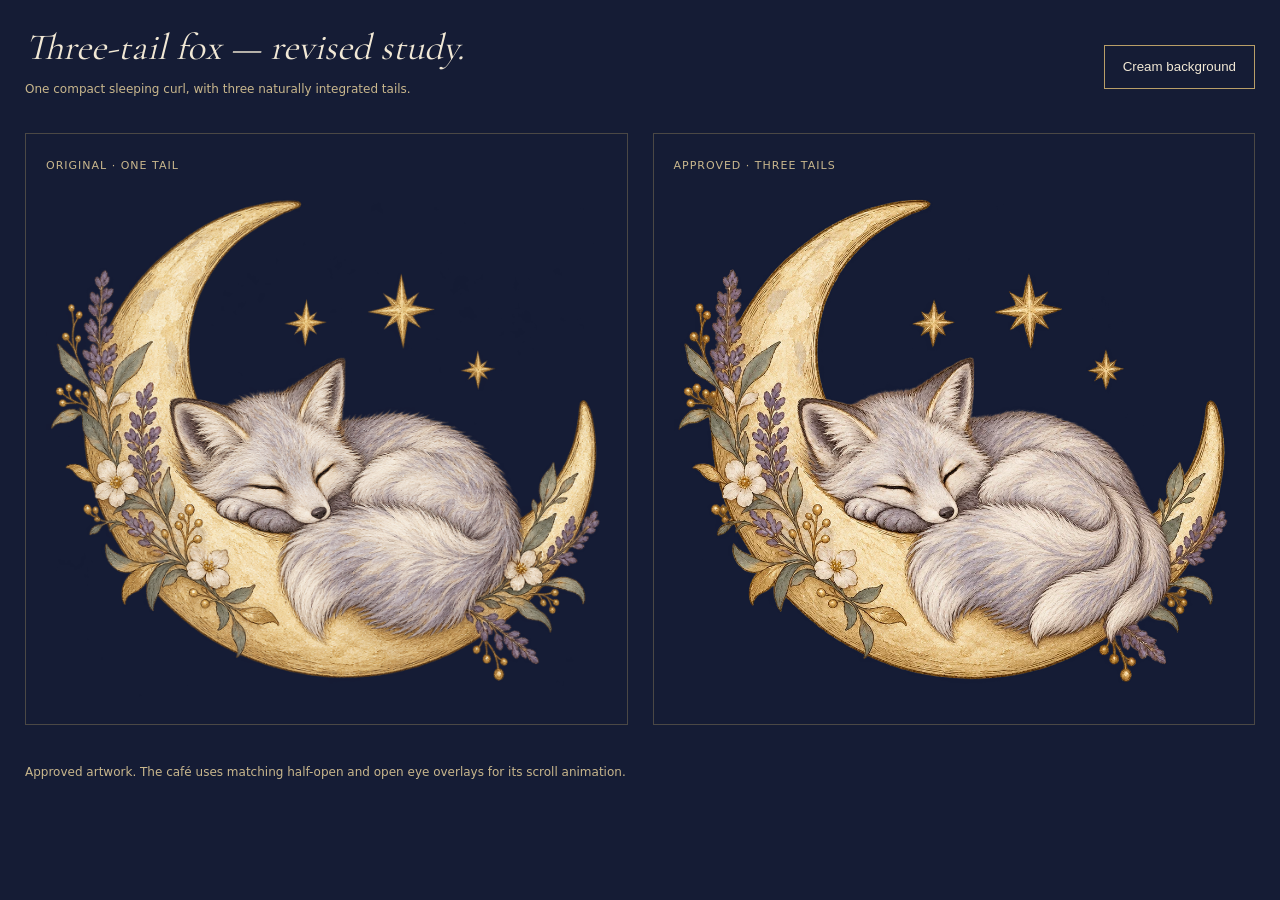
<file: assets/fox-natural/preview.html>
<!doctype html><html lang="en"><head><meta charset="utf-8"><meta name="viewport" content="width=device-width,initial-scale=1"><title>Moonrock — integrated three-tail fox study</title><style>@font-face{font-family:Story;src:url('../fonts/cormorant.woff2')}*{box-sizing:border-box}body{margin:0;background:#151c35;color:#f1e8d5;font:13px system-ui,sans-serif}header{padding:25px;max-width:1450px;margin:auto;display:flex;justify-content:space-between;align-items:center;gap:25px}h1{font:italic 37px Story,Georgia,serif;margin:0}header p{color:#c9b78d;font-size:12px}button{border:1px solid #b89e68;background:transparent;color:inherit;padding:12px 18px;cursor:pointer;min-height:44px}main{display:grid;grid-template-columns:1fr 1fr;max-width:1450px;margin:auto;gap:25px;padding:0 25px 40px}figure{margin:0;border:1px solid #b89e6855;padding:20px}figcaption{font-size:11px;letter-spacing:1px;color:#c9b78d;padding:5px 0 20px}img{width:100%;height:auto;display:block}footer{padding:0 25px 35px;max-width:1450px;margin:auto;color:#c9b78d;font-size:12px}.cream{background:#f1e8d5;color:#302e40}.cream figcaption,.cream header p,.cream footer{color:#716246}@media(max-width:700px){header{display:block}header button{margin-top:15px}h1{font-size:32px}main{grid-template-columns:1fr;padding:0 15px 30px}figure{padding:15px}}</style></head><body><header><div><h1>Three-tail fox — revised study.</h1><p>One compact sleeping curl, with three naturally integrated tails.</p></div><button id="background">Cream background</button></header><main><figure><figcaption>ORIGINAL · ONE TAIL</figcaption><img src="../storybook-source.png" alt="Original single-tailed sleeping fox on a gold crescent"></figure><figure><figcaption>APPROVED · THREE TAILS</figcaption><img src="natural-three-tails.webp" alt="New sleeping fox with three tails curled together on a gold crescent"></figure></main><footer>Approved artwork. The café uses matching half-open and open eye overlays for its scroll animation.</footer><script>document.querySelector('#background').onclick=e=>{const cream=document.body.classList.toggle('cream');e.target.textContent=cream?'Blue background':'Cream background'};</script></body></html>
</file>
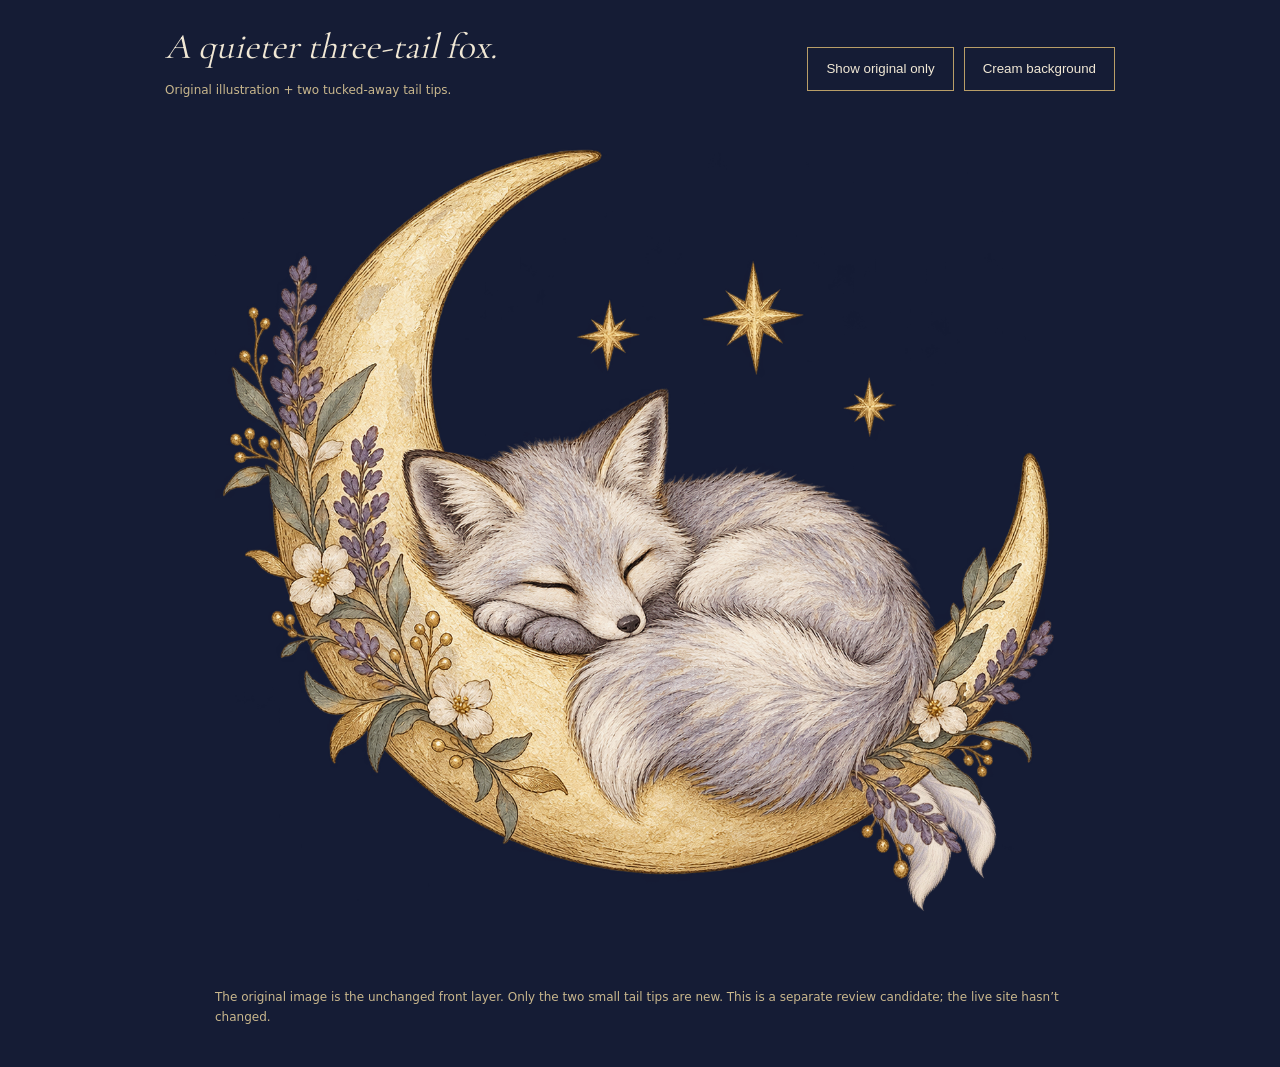
<file: assets/fox-subtle/preview.html>
<!doctype html><html lang="en"><head><meta charset="utf-8"><meta name="viewport" content="width=device-width,initial-scale=1"><title>Moonrock — subtle three-tail fox</title><style>@font-face{font-family:Story;src:url('../fonts/cormorant.woff2')}*{box-sizing:border-box}body{margin:0;background:#151c35;color:#f1e8d5;font:13px system-ui,sans-serif}header{max-width:1000px;margin:auto;padding:25px;display:flex;align-items:center;justify-content:space-between;gap:25px}h1{font:italic 36px Story,Georgia,serif;margin:0}p{font-size:12px;color:#c9b78d;line-height:1.7}button{background:transparent;color:inherit;border:1px solid #b89e68;padding:12px 18px;cursor:pointer;min-height:44px}main{max-width:850px;margin:auto}.scene{position:relative;width:100%;aspect-ratio:1312/1280}.original{position:absolute;top:0;left:0;width:100%;height:auto;z-index:1}.extra-tails{position:absolute;left:68%;top:64%;width:27%;height:30%;object-fit:contain;transform:rotate(-12deg);z-index:0}.scene.original-only .extra-tails{visibility:hidden}.note{max-width:900px;margin:20px auto 40px;padding:0 25px}.cream{background:#f1e8d5;color:#302e40}.cream p{color:#716246}.controls{display:flex;gap:10px;flex-wrap:wrap}@media(max-width:600px){header{display:block}h1{font-size:32px}.controls{margin-top:18px}main{padding:0 10px}}</style></head><body><header><div><h1>A quieter three-tail fox.</h1><p>Original illustration + two tucked-away tail tips.</p></div><div class="controls"><button id="compare" aria-pressed="false">Show original only</button><button id="background">Cream background</button></div></header><main><div class="scene" role="img" aria-label="The original sleeping silver fox on its golden crescent, with two subtle extra tails tucked behind"><img class="extra-tails" src="extra-tails.webp" alt=""><img class="original" src="../storybook-source.png" alt=""></div></main><p class="note">The original image is the unchanged front layer. Only the two small tail tips are new. This is a separate review candidate; the live site hasn’t changed.</p><script>document.querySelector('#compare').onclick=e=>{const original=document.querySelector('.scene').classList.toggle('original-only');e.target.textContent=original?'Show subtle extra tails':'Show original only';e.target.setAttribute('aria-pressed',original)};document.querySelector('#background').onclick=e=>{const cream=document.body.classList.toggle('cream');e.target.textContent=cream?'Blue background':'Cream background'};</script></body></html>
</file>
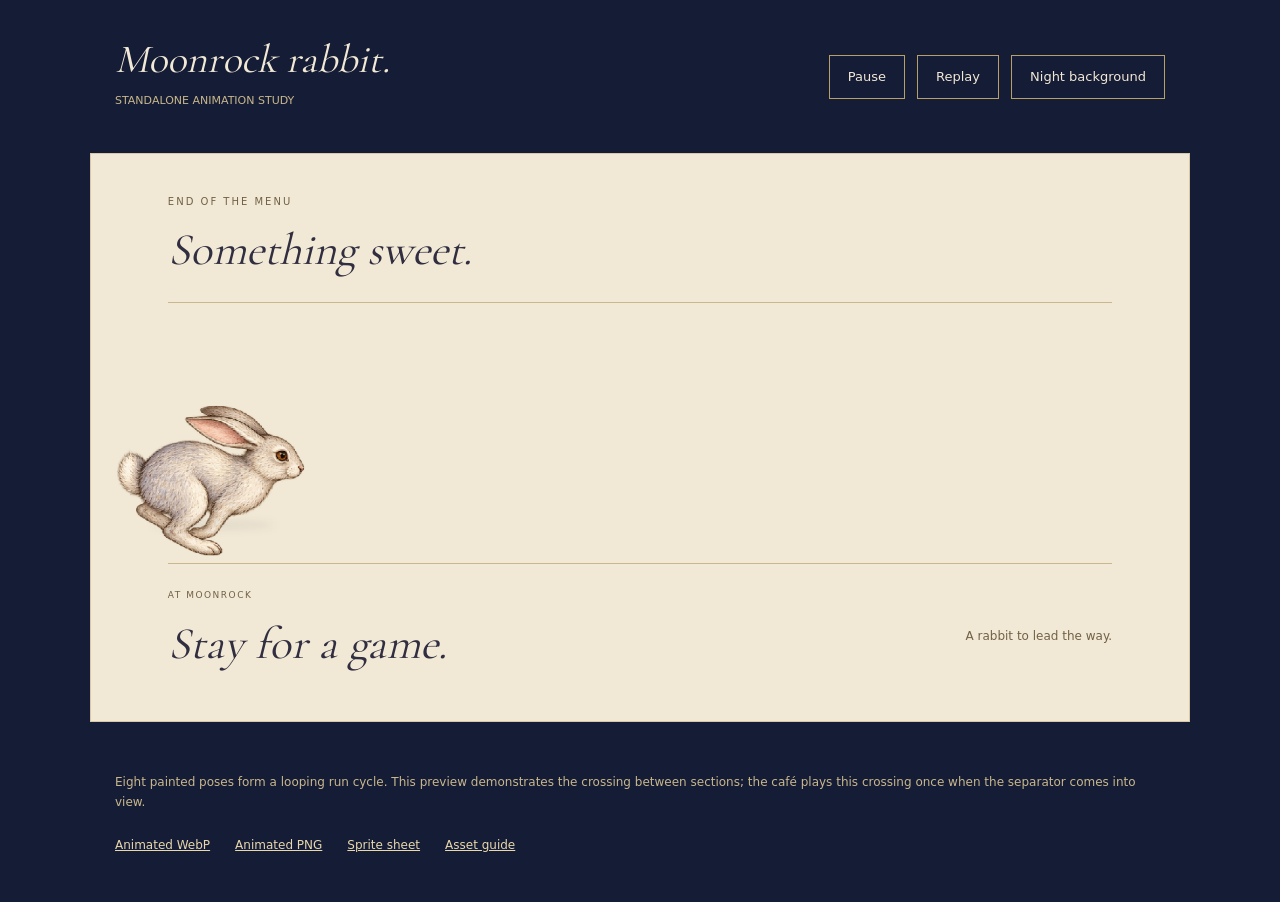
<file: assets/rabbit/preview.html>
<!doctype html><html lang="en"><head><meta charset="utf-8"><meta name="viewport" content="width=device-width,initial-scale=1"><title>Moonrock — Rabbit run study</title><style>
@font-face{font-family:Story;src:url('../fonts/cormorant.woff2')}*{box-sizing:border-box}body{margin:0;background:#151c35;color:#f1e8d5;font:13px system-ui,sans-serif}header{max-width:1100px;margin:auto;padding:35px 25px;display:flex;justify-content:space-between;gap:20px;align-items:center}h1{font:italic 40px Story,Georgia,serif;margin:0}header p{font-size:11px;color:#c9b78d}.controls{display:flex;gap:12px;align-items:center;flex-wrap:wrap}button{background:none;border:1px solid #b89e68;color:inherit;padding:12px 18px;cursor:pointer;font:inherit;min-height:44px}button:focus-visible,a:focus-visible{outline:2px solid #e9d8ad;outline-offset:4px}main{max-width:1100px;margin:0 auto 50px;border:1px solid #b89e6870;background:#f1e8d5;color:#302e40}.menu-edge{padding:32px 7% 0}.menu-edge p{font-size:10px;letter-spacing:2px;color:#716246}.menu-edge h2,.games h2{font:italic 45px Story,Georgia,serif;margin:15px 0}.menu-edge .rule{height:1px;background:#c9b78d;margin-top:25px}.crossing{height:260px;position:relative;overflow:hidden;--distance:1000px;--travel:6s}.track{position:absolute;left:0;bottom:7px;width:240px;height:240px;animation:crossing var(--travel) linear infinite;will-change:transform}.rabbit{width:100%;height:100%;background:url('rabbit-run-sheet.webp') 0 0/800% 100% no-repeat;animation:gallop .64s steps(8) infinite}.shadow{position:absolute;left:60px;right:55px;height:8px;bottom:27px;background:#302e4014;border-radius:50%;filter:blur(4px);animation:shadow .64s ease-in-out infinite}.paused .track,.paused .rabbit,.paused .shadow{animation-play-state:paused}.games{padding:0 7% 35px}.games>div{border-top:1px solid #c9b78d;padding-top:22px;display:flex;justify-content:space-between;align-items:center;gap:20px}.games p{color:#716246;font-size:12px}.games span{font-size:9px;letter-spacing:1.5px;color:#716246}.night{background:#151c35;color:#f1e8d5}.night .menu-edge p,.night .games p,.night .games span{color:#c9b78d}.night .shadow{background:#0005}.assets{max-width:1100px;margin:0 auto 50px;padding:0 25px;display:flex;gap:25px;flex-wrap:wrap}.assets a{color:#e9d8ad;font-size:12px}.note{max-width:1100px;margin:0 auto 25px;padding:0 25px;color:#c9b78d;font-size:12px;line-height:1.7}@keyframes crossing{0%{transform:translateX(-250px)}90%,100%{transform:translateX(var(--distance))}}@keyframes gallop{to{background-position:114.285714% 0}}@keyframes shadow{50%{transform:scaleX(.7);opacity:.4}}@media(max-width:600px){header{display:block;padding:25px 20px}h1{font-size:36px}.controls{margin-top:20px;gap:8px}button{padding:10px 12px}main{border-left:0;border-right:0}.crossing{height:210px}.track{width:190px;height:190px}.shadow{bottom:22px;left:45px;right:45px}.games h2,.menu-edge h2{font-size:38px}.games>div{align-items:flex-start;flex-direction:column}.games p{margin-top:0}}
</style></head><body><header><div><h1>Moonrock rabbit.</h1><p>STANDALONE ANIMATION STUDY</p></div><div class="controls"><button id="pause" aria-pressed="false">Pause</button><button id="replay">Replay</button><button id="background">Night background</button></div></header><main><section class="menu-edge"><p>END OF THE MENU</p><h2>Something sweet.</h2><div class="rule"></div></section><div class="crossing" role="img" aria-label="A cream and silver storybook rabbit bounding across the page toward the games section"><div class="track"><div class="shadow"></div><div class="rabbit"></div></div></div><section class="games"><div><div><span>AT MOONROCK</span><h2>Stay for a game.</h2></div><p>A rabbit to lead the way.</p></div></section></main><p class="note">Eight painted poses form a looping run cycle. This preview demonstrates the crossing between sections; the café plays this crossing once when the separator comes into view.</p><nav class="assets" aria-label="Animation assets"><a href="rabbit-run.webp">Animated WebP</a><a href="rabbit-run.png">Animated PNG</a><a href="rabbit-run-sheet.png">Sprite sheet</a><a href="README.md">Asset guide</a></nav><script>
const crossing=document.querySelector('.crossing'),main=document.querySelector('main');const resize=()=>crossing.style.setProperty('--distance',crossing.clientWidth+20+'px');resize();addEventListener('resize',resize);document.querySelector('#pause').onclick=e=>{const paused=main.classList.toggle('paused');e.target.textContent=paused?'Play':'Pause';e.target.setAttribute('aria-pressed',paused)};document.querySelector('#replay').onclick=()=>{const track=document.querySelector('.track');track.style.animation='none';void track.offsetWidth;track.style.animation='';main.classList.remove('paused');document.querySelector('#pause').textContent='Pause';document.querySelector('#pause').setAttribute('aria-pressed','false')};document.querySelector('#background').onclick=e=>{const night=main.classList.toggle('night');e.target.textContent=night?'Cream background':'Night background'};
</script></body></html>
</file>
<file: style.css>
@font-face{font-family:Cormorant;src:url('assets/fonts/cormorant.woff2') format('woff2');font-weight:400 700;font-display:swap}@font-face{font-family:MoonSans;src:url('assets/fonts/noto-menu.woff2') format('woff2');font-weight:400 700;font-display:swap}
:root{--paper:#f3efe5;--ink:#242a27;--muted:#676b61;--night:#171b1b;--line:#d2d0c2;--serif:Cormorant,Georgia,serif;--sans:MoonSans,Arial,sans-serif}*{box-sizing:border-box}html{scroll-behavior:smooth;scroll-padding-top:30px}body{margin:0;background:var(--night);color:var(--ink);font-family:var(--sans);font-size:14px}a{color:inherit;text-decoration:none}button{font:inherit;cursor:pointer}a,button{-webkit-tap-highlight-color:transparent}a:focus-visible,button:focus-visible{outline:2px solid #b3904f;outline-offset:6px}button[hidden],[hidden]{display:none!important}.access-link{position:fixed;top:10px;left:10px;z-index:20;background:var(--paper);color:var(--ink);padding:14px;transform:translateY(-150%)}.access-link:focus{transform:translateY(0)}.topbar{position:absolute;z-index:2;top:0;width:100%;padding:28px 5.5%;display:flex;justify-content:space-between;align-items:center;color:var(--paper)}.brand{display:flex;align-items:center;gap:12px;font-size:12px;letter-spacing:3px}.top-menu{font-size:12px;min-height:44px;display:flex;align-items:center;gap:32px}.hero{min-height:740px;height:min(900px,100svh);position:relative;overflow:hidden;color:var(--paper);background:radial-gradient(ellipse at 76% 47%,#333a36 0,transparent 43%),var(--night)}.hero-copy{position:absolute;top:25%;left:9%;z-index:1}.eyebrow{font-size:9px;letter-spacing:2.1px;font-weight:500}.hero .eyebrow{color:#bbbdae}.hero h1{font-family:var(--serif);font-size:clamp(88px,10.5vw,164px);font-weight:400;letter-spacing:-7px;line-height:1;margin:24px 0 22px}.title-dot{color:#b9b69f}.welcome{font-family:var(--serif);font-size:30px;line-height:1.3;color:#d0d2c5;margin:0}.menu-link{display:inline-flex;align-items:center;gap:60px;border-bottom:1px solid #777d6c;padding:15px 0;margin-top:24px;font-size:12px}.rock-wrap{position:absolute;right:1%;top:17%;width:49%;height:65%;display:flex;align-items:center;justify-content:center}.hero-rock{width:100%;height:100%;object-fit:contain;filter:drop-shadow(0 28px 35px #0006);transform:rotate(-13deg)}.rock-caption{position:absolute;bottom:8%;right:18%;font-size:8px;letter-spacing:2px;color:#b0b7aa}.orbit{position:absolute;border:1px solid #b2bca012;border-radius:50%;width:750px;height:750px;right:-100px;top:-50px;transform:rotate(-25deg)}.orbit-two{width:950px;height:380px;right:-220px;top:220px;transform:rotate(-37deg)}.hero-foot{position:absolute;bottom:34px;left:5.5%;right:5.5%;display:flex;justify-content:space-between;align-items:center;font-size:8px;letter-spacing:1.6px;color:#b7bcae}.hero-foot button{border:0;background:none;color:inherit;font-size:10px;padding:14px;letter-spacing:.3px}.stars{position:absolute;inset:0;pointer-events:none;background-image:radial-gradient(1px 1px at 12% 23%,#e7e5cc 50%,transparent),radial-gradient(1px 1px at 53% 16%,#e7e5cc 50%,transparent),radial-gradient(1px 1px at 82% 21%,#e7e5cc 50%,transparent),radial-gradient(1px 1px at 20% 80%,#e7e5cc 50%,transparent),radial-gradient(1px 1px at 45% 65%,#e7e5cc 50%,transparent),radial-gradient(1px 1px at 87% 76%,#e7e5cc 50%,transparent)}.menu-paper{background:var(--paper);padding:85px 8% 0}.menu-intro{display:flex;align-items:flex-end;justify-content:space-between;gap:30px}.menu-intro .eyebrow{color:var(--muted)}.menu-intro h2{font-family:var(--serif);font-size:59px;font-weight:400;line-height:1.05;letter-spacing:-1.5px;margin:18px 0 0}.menu-intro>p{font-size:12px;color:var(--muted);line-height:1.9;margin:0 0 3px}.menu-nav{display:flex;align-items:stretch;border-top:1px solid var(--line);border-bottom:1px solid var(--line);margin:38px 0 52px;gap:38px}.menu-nav a{padding:19px 0;font-size:11px;display:flex;gap:10px;align-items:center;min-height:48px}.menu-nav a>span[lang]{color:var(--muted);font-size:10px}.menu-nav .pdf-link{margin-left:auto;gap:10px}.pdf-meta{font-size:8px;color:var(--muted)}.menu-columns{display:grid;grid-template-columns:1.1fr 1.1fr 1fr;gap:5%}.menu-section{scroll-margin-top:32px}.section-number{display:block;font-size:9px;color:var(--muted);margin-bottom:14px}.section-header h2{font-family:var(--serif);font-size:40px;font-weight:500;line-height:1;margin:0;display:flex;align-items:baseline;gap:12px}.section-header h2 span{font-family:var(--sans);font-size:12px;font-weight:400;color:var(--muted)}.section-header p{font-size:10px;color:var(--muted);margin:16px 0 26px}.menu-items{list-style:none;padding:0;margin:0}.menu-items li{padding:20px 0;border-top:1px solid var(--line);min-height:87px}.item-name{font-size:16px;line-height:1.45;font-weight:500}.item-zh{font-size:11px;color:var(--muted);margin-top:5px;letter-spacing:.4px}.options{font-size:10px;color:var(--muted);line-height:1.9;margin-top:7px}.options span{display:block;font-size:10px}.closing{display:flex;align-items:center;justify-content:center;gap:27px;padding:65px 0 60px;margin-top:28px;border-top:1px solid var(--line)}.closing p{font-family:var(--serif);font-size:30px;line-height:1.2;margin:0}.closing p em{font-weight:400}.closing>span{font-size:11px;color:var(--muted);margin-left:35px}.site-footer{display:flex;align-items:center;justify-content:space-between;gap:20px;padding:28px 5.5%;color:#c6cabe;font-size:10px}.footer-wordmark{font-family:var(--serif);font-size:30px}.site-footer a{padding:12px 0}.arrival{position:fixed;inset:0;z-index:10;background:radial-gradient(ellipse at center,#303832,#111718 65%);overflow:hidden;pointer-events:none;animation:exit-arrival .8s 5.2s forwards}.arrival a{pointer-events:auto;position:absolute;right:5%;top:30px;padding:14px 20px;border:1px solid #ffffff50;border-radius:2px;color:#f3efe5;font-size:12px;z-index:2;background:#171b1b}.arrival-rock{position:absolute;width:min(67vw,660px);height:min(67vw,660px);object-fit:contain;left:50%;top:50%;animation:approach 5.5s cubic-bezier(.2,.65,.15,1) both}.arrival-title{position:absolute;left:0;right:0;top:66%;text-align:center;color:var(--paper);opacity:0;animation:title-in 1.4s 3.5s forwards}.arrival-title>span:last-child{display:block;font-family:var(--serif);font-size:clamp(64px,10vw,116px);letter-spacing:-3px}.arrival-label{position:absolute;bottom:35px;left:0;right:0;text-align:center;color:#bbc0af;letter-spacing:4px;font-size:9px}.flight-stars{position:absolute;inset:0}.flight-star{position:absolute;left:50%;top:45%;width:2px;height:2px;background:#e8e7d7;border-radius:50%;animation:star-flight 2.5s var(--delay) cubic-bezier(.7,0,1,.6) 2 both}@keyframes star-flight{0%{transform:translate(var(--x),var(--y)) scale(.2);opacity:0}25%{opacity:.6}100%{transform:translate(calc(var(--x)*13),calc(var(--y)*13)) scale(1.8);opacity:0}}@keyframes approach{from{transform:translate(-50%,-50%) scale(.015) rotate(-45deg);opacity:0}15%{opacity:1}to{transform:translate(-50%,-60%) scale(.9) rotate(-13deg);opacity:1}}@keyframes title-in{to{opacity:1;transform:translateY(-10px)}}@keyframes exit-arrival{to{opacity:0;visibility:hidden}}
@media(min-width:1600px){.menu-paper{padding-left:max(8%,calc((100% - 1350px)/2));padding-right:max(8%,calc((100% - 1350px)/2))}}@media(max-width:900px){.hero{min-height:650px}.hero-copy{left:7%;top:27%}.hero h1{font-size:100px}.rock-wrap{right:-8%;width:58%;top:18%}.hero-copy .eyebrow{font-size:8px;letter-spacing:1.2px}.menu-paper{padding:60px 6% 0}.menu-intro h2{font-size:48px}.menu-nav{gap:24px}.pdf-meta{display:none}.menu-columns{gap:28px}.section-header h2{font-size:32px;gap:8px}.item-name{font-size:14px}.menu-intro>p{font-size:10px}.closing{margin-top:15px}}@media(max-width:600px){.topbar{padding:20px 6%}.brand{font-size:10px;letter-spacing:2px}.brand img{width:28px}.top-menu{font-size:10px;gap:16px}.hero{height:850px;min-height:0;max-height:none}.hero-copy{top:125px;left:7%;right:7%}.hero h1{font-size:96px;letter-spacing:-5px;margin:20px 0 16px}.hero-copy .eyebrow{font-size:7px;letter-spacing:1.1px}.welcome{font-size:26px}.menu-link{margin-top:14px;font-size:11px;padding:12px 0;gap:55px}.rock-wrap{top:420px;right:8%;width:84%;height:330px}.rock-caption{bottom:2%;right:4%;font-size:7px}.orbit-one{width:600px;height:600px;right:-220px;top:200px}.orbit-two{top:520px;width:600px;height:180px}.hero-foot{bottom:22px;left:6%;right:6%;font-size:7px;letter-spacing:.6px}.hero-coordinate{display:none}.hero-foot button{font-size:9px;padding:12px 0}.menu-paper{padding:46px 7% 0}.menu-intro{display:block}.menu-intro h2{font-size:46px;margin-top:16px}.menu-intro>p{font-size:11px;margin-top:20px}.menu-nav{gap:0;justify-content:space-between;flex-wrap:wrap;margin:28px 0 35px}.menu-nav a{font-size:10px;gap:5px}.menu-nav a>span[lang]{font-size:8px}.menu-nav .pdf-link{margin:0;width:100%;border-top:1px solid var(--line);padding:13px 0;min-height:44px;justify-content:flex-end}.pdf-meta{display:inline}.menu-columns{display:block}.menu-section{margin-bottom:43px}.section-header{position:relative}.section-number{margin-bottom:10px}.section-header h2{font-size:42px}.section-header h2 span{font-size:13px}.section-header p{margin:13px 0 20px;font-size:11px}.menu-items li{padding:17px 0;min-height:80px}.item-name{font-size:17px}.item-zh{font-size:12px}.options{font-size:11px}.options span{display:inline;margin-left:10px;font-size:10px}.closing{gap:18px;flex-wrap:wrap;padding:32px 0 40px;margin-top:0}.closing>span{width:100%;text-align:center;margin:0}.closing p{font-size:30px}.site-footer{padding:25px 7%;flex-wrap:wrap;font-size:9px}.site-footer>span:nth-child(2){order:3;width:100%;margin-top:-12px}.arrival-rock{width:95vw;height:95vw;top:45%}.arrival-title{top:62%}.arrival-title .eyebrow{font-size:8px}.arrival a{top:20px}.arrival-title>span:last-child{font-size:76px}}
@media(prefers-reduced-motion:reduce){html{scroll-behavior:auto}.arrival{display:none!important}*,*::before,*::after{animation:none!important;transition:none!important}}@media print{.topbar,.arrival,.site-footer,.hero,.menu-nav{display:none}.menu-paper{padding:0}.menu-columns{display:block}.menu-section{break-inside:avoid}}
@media(max-width:600px){.hero h1{font-size:clamp(62px,20vw,96px);letter-spacing:-3px}}
</file>
<file: print/menu.css>
@font-face{font-family:Cormorant;src:url('../assets/fonts/cormorant-print-400.ttf');font-weight:400;font-display:swap}@font-face{font-family:Cormorant;src:url('../assets/fonts/cormorant-print-500.ttf');font-weight:500;font-display:swap}@font-face{font-family:MoonSans;src:url('../assets/fonts/noto-print-400.ttf');font-weight:400;font-display:swap}@font-face{font-family:MoonSans;src:url('../assets/fonts/noto-print-500.ttf');font-weight:500;font-display:swap}*{box-sizing:border-box}body{margin:0;background:#deded7;color:#242a27;font-family:MoonSans,Arial,sans-serif}.sheet{width:8.5in;height:11in;margin:25px auto;background:#f3efe5;padding:.55in .65in;position:relative;overflow:hidden}.print-toolbar{padding:20px;display:flex;align-items:center;justify-content:center;gap:30px;font:12px Arial}.print-toolbar a{color:inherit}.print-toolbar button{padding:10px 18px;cursor:pointer}.print-header{display:flex;justify-content:space-between;align-items:center;height:1.65in}.eyebrow{font-size:7pt;letter-spacing:1.7px;margin:0}.print-header h1{font-family:Cormorant,Georgia,serif;font-size:61pt;font-weight:400;letter-spacing:-3px;line-height:1;margin:9px 0}.print-subtitle{font-family:Cormorant,Georgia,serif;font-size:16pt;margin:0}.print-header img{object-fit:contain;transform:rotate(-13deg);width:1.5in;height:1.5in}.print-rule{border-top:1px solid #bfc2b4;border-bottom:1px solid #bfc2b4;display:flex;align-items:center;justify-content:space-between;padding:7px 0;margin:20px 0 22px;font-size:7pt;letter-spacing:1.8px}.print-section h2{font-family:Cormorant,Georgia,serif;font-size:28pt;font-weight:500;margin:0 0 12px;display:flex;align-items:baseline;gap:14px}.print-section h2 span{font-family:MoonSans,Arial,sans-serif;font-size:10pt;font-weight:400;color:#676b61}.print-section ul{list-style:none;margin:0;padding:0}.print-section li{display:grid;grid-template-columns:1fr auto;align-items:baseline;gap:0 16px;border-bottom:1px solid #d2d0c2;padding:11px 0}.item-name{font-size:12pt;font-weight:500}.item-zh{font-size:9pt;color:#676b61}.options{grid-column:1/-1;display:flex;justify-content:space-between;color:#676b61;font-size:8pt;margin-top:6px}.options span{font-size:8pt}.print-section+.print-section{margin-top:22px}.sheet footer{position:absolute;bottom:.55in;left:.65in;right:.65in;display:flex;justify-content:space-between;border-top:1px solid #bfc2b4;padding-top:13px;font-size:6pt;letter-spacing:1.3px}.sheet:nth-child(2) .print-section li{padding:21px 0}.print-note{font-family:Cormorant,Georgia,serif;font-size:24pt;margin-top:50px}.print-note span{display:block;font-family:MoonSans,Arial,sans-serif;font-size:9pt;color:#676b61;margin-top:10px}.print-order{display:flex;align-items:center;gap:18px;margin-top:24px;padding:12px 18px;border:1px solid #bfc2b4;background:rgba(255,255,255,0.35);border-radius:4px}.print-qr{width:70px;height:70px;flex-shrink:0;display:block}.order-heading{font-size:6.5pt;letter-spacing:1.5px;color:#676b61;margin:0 0 3px;text-transform:uppercase}.order-title{font-family:Cormorant,Georgia,serif;font-size:16pt;font-weight:500;margin:0 0 2px;line-height:1.1}.order-title span{font-family:MoonSans,Arial,sans-serif;font-size:8.5pt;font-weight:400;color:#676b61;margin-left:8px}.order-url{font-family:MoonSans,Arial,sans-serif;font-size:9.5pt;font-weight:500;letter-spacing:0.5px;color:#242a27;margin:0 0 2px}.order-desc{font-size:7.5pt;color:#676b61;margin:0;line-height:1.4}@page{size:Letter portrait;margin:0}@media print{html,body{background:white}.print-toolbar{display:none}.sheet{margin:0;break-after:page;print-color-adjust:exact;-webkit-print-color-adjust:exact}.sheet:last-child{break-after:auto}}
</file>
<file: print/staples-letter-portrait.css>
@font-face{font-family:Moonrock Serif;src:url('../assets/fonts/cormorant-print-400.ttf') format('truetype');font-weight:400}
@font-face{font-family:Moonrock Serif;src:url('../assets/fonts/cormorant-print-500.ttf') format('truetype');font-weight:500}
@font-face{font-family:Moonrock Sans;src:url('../assets/fonts/noto-print-400.ttf') format('truetype');font-weight:400}
@font-face{font-family:Moonrock Sans;src:url('../assets/fonts/noto-print-500.ttf') format('truetype');font-weight:500}
:root{--paper:#f3ecdc;--ink:#222740;--night:#18213b;--gold:#c8a966;--gold-dark:#957540;--muted:#625b4c;--rule:#d6c9aa}
*{box-sizing:border-box}
html,body{margin:0;padding:0}
body{color:var(--ink);background:#d8d7d2;font-family:Moonrock Sans,Arial,sans-serif;font-size:11pt;-webkit-print-color-adjust:exact;print-color-adjust:exact}
.toolbar{position:sticky;top:0;z-index:10;display:flex;justify-content:center;align-items:center;gap:24px;padding:12px 16px;background:var(--night);color:var(--paper);font-size:10pt}
.toolbar button{border:1px solid var(--gold);background:var(--paper);color:var(--ink);padding:9px 18px;font:inherit;cursor:pointer}
main{padding:24px 0}
.sheet{position:relative;width:8.5in;height:11in;margin:0 auto 24px;padding:.48in .54in .46in;overflow:hidden;background:var(--paper);break-after:page}
.sheet:last-child{break-after:auto}
.sheet::before{position:absolute;z-index:0;content:"";inset:.22in;border:1px solid rgba(24,33,59,.68);pointer-events:none}
.sheet::after{position:absolute;z-index:0;content:"";inset:0;opacity:.24;background:url('menu-stars.svg') center/100% 100% no-repeat;pointer-events:none}
.sheet>*{position:relative;z-index:1}
.hero{position:relative;display:flex;align-items:center;height:1.68in;overflow:hidden;padding:.18in .25in;background:var(--night);color:var(--paper)}
.hero::after{position:absolute;content:"";width:2.85in;height:1.62in;right:.48in;top:.01in;border:1px solid rgba(200,169,102,.44);border-radius:50%;transform:rotate(-18deg)}
.hero-copy{position:relative;z-index:2;width:61%}
.eyebrow{margin:0 0 7px;color:var(--gold);font-size:7pt;font-weight:500;letter-spacing:2.2px;text-transform:uppercase}
.hero h1{margin:0;color:var(--paper);font:400 40pt/.96 Moonrock Serif,Georgia,serif;letter-spacing:-1.4px}
.hero h1 span{color:var(--gold)}
.descriptor{display:flex;align-items:center;gap:11px;margin:14px 0 0;color:#ddd1b7;font-size:8pt;letter-spacing:1.45px;text-transform:uppercase}
.descriptor::before{content:"";width:.34in;border-top:1px solid var(--gold)}
.hero-art{position:absolute;z-index:2;right:.52in;top:.07in;width:1.98in;height:1.54in;object-fit:contain}
.hero-mark{position:absolute;z-index:3;right:.16in;top:.13in;width:28px;height:28px;opacity:.66;filter:brightness(0) saturate(100%) invert(80%) sepia(21%) saturate(712%) hue-rotate(2deg) brightness(88%)}
.star-dot{position:absolute;z-index:2;width:4px;height:4px;border-radius:50%;background:var(--gold);margin:0}
.star-dot.one{top:.30in;left:54%}
.star-dot.two{top:1.28in;left:68%;width:3px;height:3px}
.star-dot.three{top:.43in;right:20%;width:3px;height:3px}
.section-label{display:flex;align-items:center;gap:13px;margin:.16in 0 .08in;color:var(--gold-dark);font-size:7pt;font-weight:500;letter-spacing:1.8px;text-transform:uppercase}
.section-label::after{content:"";flex:1;border-top:1px solid var(--rule)}
.menu-section{padding:.02in 0 0}
.menu-section+.menu-section{margin-top:.07in}
.section-head{display:flex;align-items:baseline;gap:10px;margin:0 0 3px;padding:4px 0 5px;border-bottom:1px solid var(--gold-dark)}
.section-number{color:var(--gold-dark);font-size:7pt;letter-spacing:1px}
.section-head h2{margin:0;font:italic 500 21pt/1 Moonrock Serif,Georgia,serif}
.section-orbit{display:block;width:.14in;height:.14in;flex:0 0 .14in;margin-left:auto;object-fit:contain;align-self:center}
.menu-list{list-style:none;margin:0;padding:0}
.menu-item,.drink-item,.coffee-card{display:block;break-inside:avoid;min-height:.50in;padding:7px 8px 8px;border-bottom:1px dotted var(--rule)}
.item-name{font-size:11.25pt;font-weight:500;line-height:1.25}
.choices{margin-top:3px;color:var(--muted);font-size:9pt;line-height:1.4}
.drinks-body{margin:.20in 0 0}
.drink-item,.coffee-card{min-height:.76in;padding:9px 8px 10px}
.qr-card{display:flex;align-items:center;gap:14px;width:100%;margin:.18in 0 0;padding:.13in .16in;border:1px solid var(--rule);background:rgba(255,255,255,.27);break-inside:avoid}
.qr-card img{display:block;width:.72in;height:.72in;flex-shrink:0}
.qr-card p{margin:0}
.qr-label{color:var(--gold-dark);font-size:7pt;letter-spacing:1.6px;text-transform:uppercase}
.qr-title{margin:3px 0!important;font:italic 500 16pt/1.1 Moonrock Serif,Georgia,serif}
.qr-url{font-size:9pt;font-weight:500;letter-spacing:.4px}
.qr-desc{margin-top:3px!important;color:var(--muted);font-size:8pt;line-height:1.35}
.front-footer,.back-footer{position:absolute;right:.54in;left:.54in;bottom:.31in;display:flex;justify-content:space-between;align-items:center;border-top:1px solid var(--rule);padding-top:9px;color:var(--muted);font-size:7pt;letter-spacing:1.4px;text-transform:uppercase}
.brand-mini{color:var(--ink);font-weight:500;letter-spacing:2px}
@page{size:8.5in 11in;margin:0}
@media print{html,body{width:8.5in;height:11in;background:var(--paper)}.toolbar{display:none!important}main{margin:0;padding:0}.sheet{margin:0}}
</file>
<file: print/staples-single-side.css>
@font-face{font-family:Moonrock Serif;src:url('../assets/fonts/cormorant-print-400.ttf') format('truetype');font-weight:400}
@font-face{font-family:Moonrock Serif;src:url('../assets/fonts/cormorant-print-500.ttf') format('truetype');font-weight:500}
@font-face{font-family:Moonrock Sans;src:url('../assets/fonts/noto-print-400.ttf') format('truetype');font-weight:400}
@font-face{font-family:Moonrock Sans;src:url('../assets/fonts/noto-print-500.ttf') format('truetype');font-weight:500}
:root{--paper:#f3ecdc;--ink:#222740;--night:#18213b;--gold:#c8a966;--gold-dark:#785d31;--muted:#625b4c;--rule:#d6c9aa}
*{box-sizing:border-box}
html,body{margin:0;padding:0}
body{color:var(--ink);background:#d8d7d2;font-family:Moonrock Sans,Arial,sans-serif;-webkit-print-color-adjust:exact;print-color-adjust:exact}
.toolbar{position:sticky;top:0;z-index:5;display:flex;justify-content:center;align-items:center;gap:24px;padding:12px;background:var(--night);color:var(--paper);font-size:10pt}
.toolbar button{border:1px solid var(--gold);padding:9px 18px;background:var(--paper);color:var(--ink);font:inherit;cursor:pointer}
main{padding:24px 0}
.sheet{position:relative;width:8.5in;height:11in;margin:0 auto 24px;padding:.48in .54in .46in;overflow:hidden;background:var(--paper)}
.sheet::before{position:absolute;z-index:0;content:"";inset:.28in;border:1px solid rgba(24,33,59,.68);pointer-events:none}
.sheet::after{position:absolute;z-index:0;content:"";inset:0;opacity:.24;background:url('menu-stars.svg') center/100% 100% no-repeat;pointer-events:none}
.sheet>*{position:relative;z-index:1}
.hero{position:relative;height:1.55in;display:flex;align-items:center;overflow:hidden;padding:.16in .24in;background:var(--night);color:var(--paper)}
.hero::after{position:absolute;content:"";width:2.65in;height:1.46in;right:.43in;top:.02in;border:1px solid rgba(200,169,102,.44);border-radius:50%;transform:rotate(-18deg)}
.hero-copy{position:relative;z-index:2;width:63%}
.eyebrow{margin:0 0 6px;color:var(--gold);font-size:7pt;font-weight:500;letter-spacing:2px;text-transform:uppercase}
.hero h1{margin:0;color:var(--paper);font:400 38pt/.96 Moonrock Serif,Georgia,serif;letter-spacing:-1px}
.hero h1 span{color:var(--gold)}
.descriptor{display:flex;align-items:center;gap:9px;margin:10px 0 0;color:#ddd1b7;font-size:7.5pt;letter-spacing:1.35px;text-transform:uppercase}
.descriptor::before{content:"";width:.3in;border-top:1px solid var(--gold)}
.hero-art{position:absolute;z-index:2;right:.57in;top:.07in;width:1.48in;height:1.4in;object-fit:contain;filter:drop-shadow(0 2px 5px rgba(0,0,0,.38))}
.hero-mark{position:absolute;z-index:3;right:.13in;top:.12in;width:25px;height:25px;opacity:.66;filter:brightness(0) saturate(100%) invert(80%) sepia(21%) saturate(712%) hue-rotate(2deg) brightness(88%)}
.columns{display:grid;grid-template-columns:1.45fr 1fr;gap:.28in;margin-top:.22in}
.food-column{min-width:0}
.drink-column{min-width:0;padding-left:.23in;border-left:1px solid var(--rule)}
.menu-section+.menu-section{margin-top:.12in}
.section-head{display:flex;align-items:baseline;gap:9px;margin:0 0 3px;padding:0 0 5px;border-bottom:1px solid var(--gold-dark)}
.section-number{color:var(--gold-dark);font-size:6.5pt;letter-spacing:1px}
.section-head h2,.drink-head h2{margin:0;font:italic 500 19pt/1 Moonrock Serif,Georgia,serif}
.section-orbit{display:block;width:.12in;height:.12in;flex:0 0 .12in;margin-left:auto;object-fit:contain;align-self:center}
.menu-list{list-style:none;margin:0;padding:0}
.menu-item,.drink-item{display:block;min-height:.57in;padding:9px 5px 10px;border-bottom:1px dotted var(--rule);break-inside:avoid}
.item-name{font-size:11.5pt;font-weight:500;line-height:1.2}
.choices{margin-top:2px;color:var(--muted);font-size:9pt;line-height:1.3}
.drink-head{display:flex;align-items:baseline;gap:9px;margin:0 0 5px;padding:0 0 5px;border-bottom:1px solid var(--gold-dark)}
.drink-head .section-number{color:var(--gold-dark);font-size:6.5pt}
.drink-head h2{font-size:19pt}
.drink-item{min-height:.57in;padding:9px 5px 10px}
.drink-item .item-name{font-size:11.5pt}
.drink-item .choices{font-size:9pt;line-height:1.4}
.qr-card{display:flex;width:min(3in,100%);align-items:center;gap:8px;margin:.2in auto 0;padding:5px 7px;border:1px solid var(--rule);background:rgba(255,255,255,.27);break-inside:avoid}
.qr-card img{display:block;width:.6in;height:.6in;flex:0 0 .6in}
.qr-card p{margin:0}
.qr-label{color:var(--gold-dark);font-size:6pt;letter-spacing:1.1px;text-transform:uppercase}
.qr-title{margin:2px 0!important;font:italic 500 12pt/1.05 Moonrock Serif,Georgia,serif}
.qr-url{font-size:7pt;font-weight:500;overflow-wrap:anywhere}
.qr-desc{margin-top:2px!important;color:var(--muted);font-size:7pt;line-height:1.25}
.footer{position:absolute;right:.54in;bottom:.4in;left:.54in;display:flex;justify-content:space-between;align-items:center;border-top:1px solid var(--rule);padding-top:8px;color:var(--muted);font-size:6.5pt;letter-spacing:1.3px;text-transform:uppercase}
.brand-mini{color:var(--ink);font-weight:500;letter-spacing:2px}
@page{size:8.5in 11in;margin:0}
@media print{html,body{width:8.5in;height:11in;background:var(--paper)}.toolbar{display:none!important}main{margin:0;padding:0}.sheet{margin:0}}
</file>
<file: print/staples-cover.css>
.back-cover{display:grid;place-items:center;padding:0;background:var(--night)}
.back-cover::before,.back-cover::after{display:none}
.cover-lockup{display:flex;width:100%;height:100%;flex-direction:column;align-items:center;justify-content:center;text-align:center}
.cover-lockup h1{margin:0 0 .12in;color:var(--paper);font:400 46pt/.95 Moonrock Serif,Georgia,serif;letter-spacing:-1px}
.cover-lockup img{display:block;width:6.1in;height:6.1in;object-fit:contain}
@media print{.back-cover{break-before:page;page-break-before:always}}
</file>
<file: print/storybook.css>
.sheet{background:#f3ecdE;color:#302e40;border:12px solid #19213c;padding:.42in .52in}.print-header h1{font-style:italic;color:#33304b}.print-header img{transform:none}.print-rule{border-color:#b29a65;color:#745b30}.print-section h2{font-style:italic}.print-section li{border-bottom:1px dotted #bdab84}.sheet footer{border-color:#b29a65}.print-subtitle,.print-note{color:#665434}.print-note em{color:#302e40}

/* Keep appetizers, mains and desserts comfortably above the front footer. */
.print-header{height:1.3in}.print-rule{margin:14px 0 18px}.print-section h2{font-size:25pt;margin-bottom:7px}.print-section+.print-section{margin-top:17px}.print-section li{padding:8px 0}.sheet:nth-child(2) .print-section li{padding:13px 0}.options{flex-wrap:wrap;gap:5px 14px;line-height:1.6}.options span{max-width:100%}
.print-order{border-color:#b29a65;background:rgba(255,255,255,0.45);border-radius:4px}.order-heading{color:#745b30}.order-title{font-style:italic;color:#33304b}.order-url{color:#19213c}
.print-section h2{justify-content:center;text-align:center}.print-section ul{text-align:left}
.sheet{border:0;padding:.52in .62in}.sheet::before{content:"";position:absolute;inset:.16in;border:1px solid #19213c;pointer-events:none}
</file>
